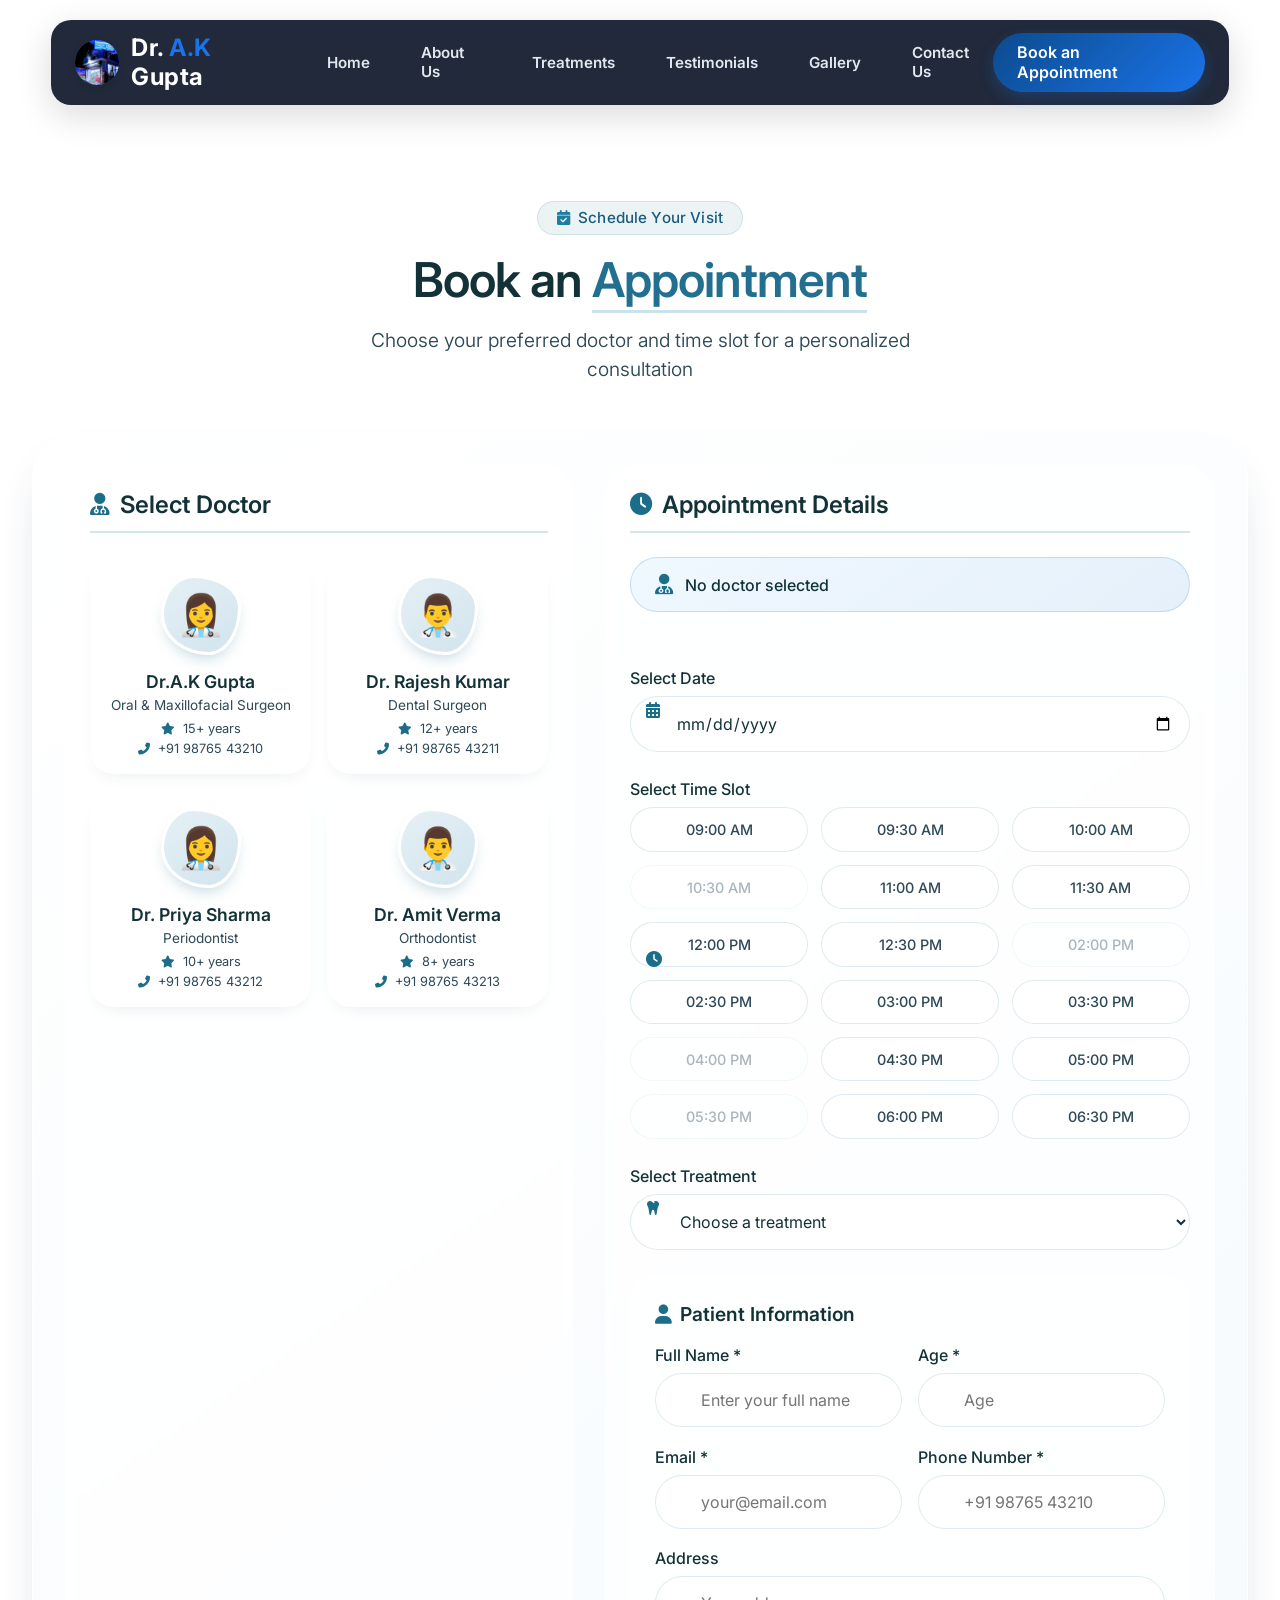
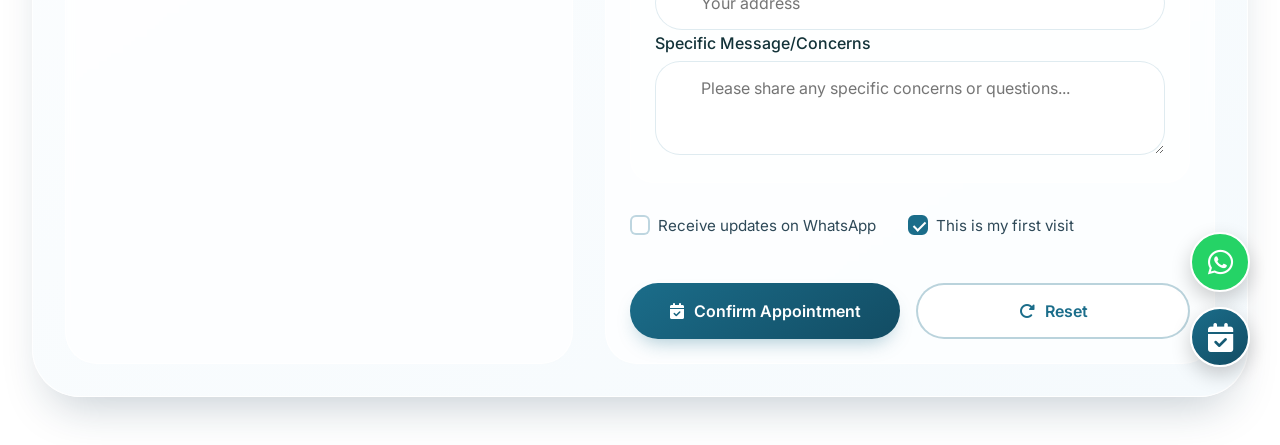
<file: appointment.html>
<!DOCTYPE html>
<html lang="en">
<head>
  <meta charset="UTF-8">
  <meta name="viewport" content="width=device-width, initial-scale=1.0">
  <title>Book Appointment | Dr.A.K Gupta</title>
  <!-- Fonts & Icons -->
  <link rel="preconnect" href="https://fonts.googleapis.com">
  <link rel="preconnect" href="https://fonts.gstatic.com" crossorigin>
  <link href="https://fonts.googleapis.com/css2?family=Inter:opsz,wght@14..32,300..600&display=swap" rel="stylesheet">
  <link rel="stylesheet" href="https://cdnjs.cloudflare.com/ajax/libs/font-awesome/6.0.0-beta3/css/all.min.css">
  <link href="https://fonts.googleapis.com/css2?family=Inter:opsz,wght@14..32,300..600&display=swap" rel="stylesheet">
  <link rel="stylesheet" href="https://cdnjs.cloudflare.com/ajax/libs/font-awesome/6.0.0-beta3/css/all.min.css">
  <link href="https://fonts.googleapis.com/css2?family=Inter:wght@400;500;600&display=swap" rel="stylesheet">
  <link href="https://fonts.googleapis.com/css2?family=Inter:wght@300;400;500;600;700&display=swap" rel="stylesheet">
  <link rel="stylesheet" href="https://cdnjs.cloudflare.com/ajax/libs/font-awesome/6.5.0/css/all.min.css">
  
  <!-- CSS Files -->
  <link rel="stylesheet" href="stats.css">
  <link rel="stylesheet" href="appointment.css">
</head>
<body>
  <header class="main-header">
  <style>
    
/* --- General Animations --- */
.animate-on-scroll {
    opacity: 0;
    transform: translateY(40px);
    transition: opacity 0.8s ease-out, transform 0.8s ease-out;
}

.animate-on-scroll.visible {
    opacity: 1;
    transform: translateY(0);
}



@keyframes fadeEffect {
    from {opacity: 0.4;}
    to {opacity: 1;}
}

/* --- Navigation --- */
header {
    display: flex;
    justify-content: space-between;
    align-items: center;
    padding: 1rem 5%;
    background-color: #ffffff;
    box-shadow: 0 2px 10px rgba(0,0,0,0.05);
    position: sticky;
    top: 0;
    z-index: 1000;
}

.logo {
    font-size: 1.4rem;
    font-weight: 700;
    color: #0c4b8e;
}

.nav-links {
    display: flex;
    align-items: center;
}

.nav-links a {
    text-decoration: none;
    color: var(--text-dark);
    margin-left: 2rem;
    font-weight: 500;
    font-size: 0.95rem;
    transition: color 0.3s;
}

.nav-links a:hover {
    color: #1a73e8;
}
.menu-toggle {
    display: none;
    font-size: 1.8rem;
    color: white;
    cursor: pointer;
}
.btn-header {
    width: 30%;
    background-color: #1a73e8;
    color: white;
    padding: 0.7rem 1.4rem;
    border: none;
    border-radius: 4px;
    font-weight: 600;
    cursor: pointer;
    transition: background-color 0.3s;
    margin-left: 2rem;
}

.btn-header:hover {
    background-color: #0c4b8e;
}
/* --- Premium Dark Floating Pill Header --- */
.main-header {
    display: flex;
    justify-content: space-between;
    align-items: center;
    
    /* Bulgy, Soft Pill Shape */
    padding: 0.8rem 1.5rem; 
    margin: 20px 4%; 
    border-radius: 20px; 
    
    /* The "Little Dark" Glass Effect (Deep Navy/Slate) */
    background-color: rgba(15, 23, 42, 0.92);
    backdrop-filter: blur(12px); 
    -webkit-backdrop-filter: blur(12px);
    box-shadow: 0 10px 35px rgba(0,0,0,0.15); 
    
    position: sticky;
    top: 20px; 
    z-index: 1000;
    animation: headerSlideDown 0.8s ease-out forwards;
}

@keyframes headerSlideDown {
    from { transform: translateY(-120%); opacity: 0; }
    to { transform: translateY(0); opacity: 1; }
}

/* Logo Layout */
.logo-container { display: flex; align-items: center; gap: 12px; text-decoration: none; }
.logo-img-box { width: 45px; height: 45px; background-color: #1a73e8; border-radius: 50%; display: flex; align-items: center; justify-content: center; color: white; font-size: 0.75rem; font-weight: 700; overflow: hidden; box-shadow: 0 4px 10px rgba(0,0,0,0.1); }
.logo-img-box img { width: 100%; height: 100%; object-fit: cover; }

/* White text so it pops against the dark header */
.logo-text { font-size: 1.5rem; font-weight: 700; color: #ffffff; letter-spacing: 0.5px; }
.logo-text span { color: #1a73e8; }

/* Center Navigation - Reduced Gap */
.main-header .nav-links {
    display: flex;
    align-items: center;
    gap: 0.2rem; /* Much tighter gap between items */
}

/* The visible dots */
.nav-dot { 
    color: #475569; /* Subtle dark grey dot */
    font-size: 1.2rem; 
    user-select: none; 
    margin: 0 0.3rem; 
}

.main-header .nav-item {
    text-decoration: none;
    color: #e2e8f0; /* Light grey text */
    font-weight: 600;
    font-size: 0.95rem;
    position: relative;
    padding: 0.3rem 0.5rem;
    display: inline-block; 
    transition: transform 0.3s cubic-bezier(0.175, 0.885, 0.32, 1.275), color 0.3s ease;
}

/* Hover: Scale up & turn white */
.main-header .nav-item:hover { 
    color: #ffffff; 
    transform: scale(1.12); 
}

/* Hover: Growing Underline */
.main-header .nav-item::after {
    content: ''; position: absolute; bottom: -2px; left: 0; width: 0%; height: 2px;
    background-color: #1a73e8;; transition: width 0.3s ease; border-radius: 2px;
}
.main-header .nav-item:hover::after { width: 100%; }

/* Right Action: Phone Button */
.header-actions { display: flex; align-items: center; }

.phone-btn-home {
    background: linear-gradient(135deg, #0c4b8e 0%, #1a73e8 100%);
    color: white !important;
    padding: 0.6rem 1.5rem;
    border-radius: 50px;
    font-weight: 600;
    text-decoration: none;
    display: flex;
    align-items: center;
    gap: 8px;
    position: relative;
    overflow: hidden;
    box-shadow: 0 6px 15px rgba(26, 115, 232, 0.25);
    transition: transform 0.3s ease, box-shadow 0.3s ease;
}
.phone-btn {
    background: linear-gradient(135deg, #0c4b8e 0%, #1a73e8 100%);
    color: white !important;
    padding: 0.6rem 1.5rem;
    border-radius: 50px;
    font-weight: 600;
    text-decoration: none;
    display: flex;
    align-items: center;
    gap: 8px;
    position: relative;
    overflow: hidden;
    box-shadow: 0 6px 15px rgba(26, 115, 232, 0.25);
    transition: transform 0.3s ease, box-shadow 0.3s ease;
}

.phone-btn:hover {
    transform: translateY(-2px);
    box-shadow: 0 8px 20px rgba(26, 115, 232, 0.35);
}

/* Sweeping shine effect for the phone button */
.phone-btn::before {
    content: ''; position: absolute; top: 0; left: -100%; width: 50%; height: 100%;
    background: linear-gradient(to right, rgba(255,255,255,0) 0%, rgba(255,255,255,0.3) 50%, rgba(255,255,255,0) 100%);
    transform: skewX(-25deg); animation: shineSweep 3s infinite;
}

.phone-icon { font-size: 1.1rem; }
/* --- Animated CTA Button --- */
.animated-btn {
    background: linear-gradient(135deg, #0c4b8e 0%, #1a73e8 100%);
    color: white !important;
    padding: 0.75rem 1.8rem;
    border-radius: 50px;
    font-weight: 600;
    text-decoration: none;
    display: flex;
    align-items: center;
    gap: 8px;
    position: relative;
    overflow: hidden;
    box-shadow: 0 6px 15px rgba(26, 115, 232, 0.25);
    transition: transform 0.3s ease, box-shadow 0.3s ease;
    margin-left: 1rem;
}

.animated-btn .arrow {
    transition: transform 0.3s ease;
}

/* Button lifts up and arrow slides right on hover */
.animated-btn:hover {
    transform: translateY(-2px);
    box-shadow: 0 8px 20px rgba(26, 115, 232, 0.35);
}

.animated-btn:hover .arrow {
    transform: translateX(4px);
}

/* The continuous sweeping shine effect */
.animated-btn::before {
    content: '';
    position: absolute;
    top: 0;
    left: -100%;
    width: 50%;
    height: 100%;
    background: linear-gradient(to right, rgba(255,255,255,0) 0%, rgba(255,255,255,0.3) 50%, rgba(255,255,255,0) 100%);
    transform: skewX(-25deg);
    animation: shineSweep 3s infinite; /* Shines every 3 seconds */
}

@keyframes shineSweep {
    0% { left: -100%; }
    20% { left: 200%; }
    100% { left: 200%; }
}
  </style>
    <div class="header-top">
        <a href="index.html" class="logo-container">
            <div class="logo-img-box"><img src="outside.png"></div>
            <div class="logo-text">Dr.<span> A.K </span> Gupta</div>
        </a>

        <!-- MENU ICON MUST BE HERE -->
        <div class="menu-toggle" id="menu-toggle">☰</div>
    </div>

    <!-- Navigation -->
    <nav class="nav-links" id="nav-links">
        <a href="index.html" class="nav-item">Home</a>
        <a href="index.html#about-us" class="nav-item">About Us</a>
        <a href="index.html#primary-treatments" class="nav-item">Treatments</a>
        <a href="index.html#testimonials" class="nav-item">Testimonials</a>
        <a href="index.html#gallery" class="nav-item">Gallery</a>
        <a href="index.html#contact" class="nav-item">Contact Us</a>
    </nav>

    <!-- Button always below -->
    <div class="header-actions">
        <a href="appointment.html" class="phone-btn">
            Book an Appointment
        </a>
    </div>

</header>
  <!-- APPOINTMENT PAGE CONTENT -->
  <div class="appointment-page">
    
    <!-- Page Header -->
    <div class="appointment-header">
      <div class="appointment-badge">
        <i class="fas fa-calendar-check"></i>
        <span>Schedule Your Visit</span>
      </div>
      <h1 class="appointment-title">Book an <span>Appointment</span></h1>
      <p class="appointment-subtitle">
        Choose your preferred doctor and time slot for a personalized consultation
      </p>
    </div>

    <!-- Main Appointment Container -->
    <div class="appointment-container">
      
      <!-- Left Side - Doctor Selection -->
      <div class="doctors-section">
        <h2 class="section-title">
          <i class="fas fa-user-md"></i>
          Select Doctor
        </h2>
        
        <div class="doctors-grid">
          
          <!-- Doctor 1 - Dr. Saumya Bhatia -->
          <div class="doctor-card" data-doctor-id="1">
            <div class="doctor-card-inner">
              <div class="doctor-image">
                <div class="doctor-avatar"></div>
              </div>
              <div class="doctor-info">
                <h3 class="doctor-name">Dr.A.K Gupta</h3>
                <p class="doctor-specialty">Oral & Maxillofacial Surgeon</p>
                <div class="doctor-details">
                  <span class="doctor-exp"><i class="fas fa-star"></i> 15+ years</span>
                  <span class="doctor-contact"><i class="fas fa-phone-alt"></i> +91 98765 43210</span>
                </div>
              </div>
              <div class="doctor-select">
                <i class="fas fa-check-circle"></i>
              </div>
            </div>
          </div>
          
          <!-- Doctor 2 - Dr. Rajesh Kumar -->
          <div class="doctor-card" data-doctor-id="2">
            <div class="doctor-card-inner">
              <div class="doctor-image">
                <div class="doctor-avatar male"></div>
              </div>
              <div class="doctor-info">
                <h3 class="doctor-name">Dr. Rajesh Kumar</h3>
                <p class="doctor-specialty">Dental Surgeon</p>
                <div class="doctor-details">
                  <span class="doctor-exp"><i class="fas fa-star"></i> 12+ years</span>
                  <span class="doctor-contact"><i class="fas fa-phone-alt"></i> +91 98765 43211</span>
                </div>
              </div>
              <div class="doctor-select">
                <i class="fas fa-check-circle"></i>
              </div>
            </div>
          </div>
          
          <!-- Doctor 3 - Dr. Priya Sharma -->
          <div class="doctor-card" data-doctor-id="3">
            <div class="doctor-card-inner">
              <div class="doctor-image">
                <div class="doctor-avatar female"></div>
              </div>
              <div class="doctor-info">
                <h3 class="doctor-name">Dr. Priya Sharma</h3>
                <p class="doctor-specialty">Periodontist</p>
                <div class="doctor-details">
                  <span class="doctor-exp"><i class="fas fa-star"></i> 10+ years</span>
                  <span class="doctor-contact"><i class="fas fa-phone-alt"></i> +91 98765 43212</span>
                </div>
              </div>
              <div class="doctor-select">
                <i class="fas fa-check-circle"></i>
              </div>
            </div>
          </div>
          
          <!-- Doctor 4 - Dr. Amit Verma -->
          <div class="doctor-card" data-doctor-id="4">
            <div class="doctor-card-inner">
              <div class="doctor-image">
                <div class="doctor-avatar male"></div>
              </div>
              <div class="doctor-info">
                <h3 class="doctor-name">Dr. Amit Verma</h3>
                <p class="doctor-specialty">Orthodontist</p>
                <div class="doctor-details">
                  <span class="doctor-exp"><i class="fas fa-star"></i> 8+ years</span>
                  <span class="doctor-contact"><i class="fas fa-phone-alt"></i> +91 98765 43213</span>
                </div>
              </div>
              <div class="doctor-select">
                <i class="fas fa-check-circle"></i>
              </div>
            </div>
          </div>
          
        </div>
      </div>
      
      <!-- Right Side - Booking Form -->
      <div class="booking-section">
        <h2 class="section-title">
          <i class="fas fa-clock"></i>
          Appointment Details
        </h2>
        
        <form id="appointmentForm" class="booking-form">
          
          <!-- Selected Doctor Display -->
          <div class="selected-doctor-display" id="selectedDoctorDisplay">
            <i class="fas fa-user-md"></i>
            <span>No doctor selected</span>
          </div>
          
          <!-- Date Selection -->
          <div class="form-group">
            <label for="appointmentDate">
              <i class="fas fa-calendar-alt"></i>
              Select Date
            </label>
            <input type="date" id="appointmentDate" class="form-control" min="2026-03-07" required>
          </div>
          
          <!-- Time Slot Selection -->
          <div class="form-group">
            <label>
              <i class="fas fa-clock"></i>
              Select Time Slot
            </label>
            <div class="time-slots" id="timeSlots">
              <!-- Time slots will be populated by JavaScript -->
            </div>
          </div>
          
          <!-- Treatment Selection -->
          <div class="form-group">
            <label for="treatment">
              <i class="fas fa-tooth"></i>
              Select Treatment
            </label>
            <select id="treatment" class="form-control" required>
              <option value="" disabled selected>Choose a treatment</option>
              <option value="dental-implants">Dental Implants</option>
              <option value="wisdom-teeth">Wisdom Teeth Removal</option>
              <option value="jaw-surgery">Jaw Surgery</option>
              <option value="root-canal">Root Canal Treatment</option>
              <option value="teeth-whitening">Teeth Whitening</option>
              <option value="braces">Braces/Orthodontics</option>
              <option value="gum-treatment">Gum Disease Treatment</option>
              <option value="consultation">General Consultation</option>
            </select>
          </div>
          
          <!-- Patient Information -->
          <div class="patient-info-section">
            <h3 class="subsection-title">
              <i class="fas fa-user"></i>
              Patient Information
            </h3>
            
            <div class="form-row">
              <div class="form-group">
                <label for="patientName">Full Name *</label>
                <input type="text" id="patientName" class="form-control" placeholder="Enter your full name" required>
              </div>
              
              <div class="form-group">
                <label for="patientAge">Age *</label>
                <input type="number" id="patientAge" class="form-control" placeholder="Age" min="1" max="120" required>
              </div>
            </div>
            
            <div class="form-row">
              <div class="form-group">
                <label for="patientEmail">Email *</label>
                <input type="email" id="patientEmail" class="form-control" placeholder="your@email.com" required>
              </div>
              
              <div class="form-group">
                <label for="patientPhone">Phone Number *</label>
                <input type="tel" id="patientPhone" class="form-control" placeholder="+91 98765 43210" required>
              </div>
            </div>
            
            <div class="form-group">
              <label for="patientAddress">Address</label>
              <input type="text" id="patientAddress" class="form-control" placeholder="Your address">
            </div>
            
            <div class="form-group">
              <label for="patientMessage">Specific Message/Concerns</label>
              <textarea id="patientMessage" class="form-control" rows="3" placeholder="Please share any specific concerns or questions..."></textarea>
            </div>
          </div>
          
          <!-- Additional Options -->
          <div class="form-options">
            <label class="checkbox-label">
              <input type="checkbox" id="whatsappUpdates">
              <span class="checkbox-custom"></span>
              Receive updates on WhatsApp
            </label>
            
            <label class="checkbox-label">
              <input type="checkbox" id="firstVisit" checked>
              <span class="checkbox-custom"></span>
              This is my first visit
            </label>
          </div>
          
          <!-- Submit Button -->
          <div class="form-actions">
            <button type="submit" class="submit-btn">
              <i class="fas fa-calendar-check"></i>
              Confirm Appointment
            </button>
            <button type="button" class="reset-btn" id="resetForm">
              <i class="fas fa-redo-alt"></i>
              Reset
            </button>
          </div>
          
        </form>
      </div>
      
    </div>
    
   <!-- FLOATING ACTION BUTTONS -->
<div class="floating-buttons">
  <a href="https://api.whatsapp.com/send/?phone=919555998900&text&type=phone_number&app_absent=0" class="floating-btn whatsapp-float" target="_blank">
    <i class="fab fa-whatsapp"></i>
    <span class="floating-tooltip">Chat on WhatsApp</span>
  </a>
  <a href="appointment.html" class="floating-btn book-float">
    <i class="fas fa-calendar-check"></i>
    <span class="floating-tooltip">Book Appointment</span>
  </a>
</div>
<script>
const menuToggle = document.getElementById("menu-toggle");
const navLinks = document.getElementById("nav-links");

menuToggle.addEventListener("click", function() {
    navLinks.classList.toggle("active");
});

document.getElementById("menu-toggle").addEventListener("click", function() {
    document.getElementById("nav-links").classList.toggle("active");
});
document.addEventListener("DOMContentLoaded", function() {

    const menuBtn = document.getElementById("menu-toggle");
    const navMenu = document.getElementById("nav-links");

    menuBtn.addEventListener("click", function() {
        navMenu.classList.toggle("active");
    });

});
</script>

  <!-- JavaScript Files -->
  <script src="stats.js"></script>
  <script src="appointment.js"></script>
</body>
</html>
</file>
<file: stats.css>
*{
margin:0;
padding:0;
box-sizing:border-box;
font-family:'Inter',sans-serif;
}
html,body{
width:100%;
overflow-x:hidden;
}

.stats-section {
  max-width: 1280px;
  margin: -1rem auto 4rem auto;  /* Negative margin pulls it up to connect */
  padding: 0 1.5rem;
  font-family: 'Inter', system-ui, -apple-system, sans-serif;
  position: relative;
  z-index: 2;
}

.stats-grid {
  display: flex;
  flex-wrap: wrap;
  justify-content: space-between;
  align-items: center;
  gap: 2rem 1.5rem;
  background: white;
  border-radius: 2rem;
  padding: 2.5rem 2.5rem;
  box-shadow: 0 25px 40px -18px rgba(18, 52, 77, 0.25);
  border: 1px solid rgba(255, 255, 255, 0.9);
  position: relative;
  transform: translateY(-10px);  /* Creates overlap effect */
  transition: box-shadow 0.3s ease, transform 0.3s ease;
}

.stats-grid:hover {
  box-shadow: 0 30px 45px -15px rgba(26, 82, 108, 0.3);
}

/* Add connecting gradient line */
.stats-grid::before {
  content: '';
  position: absolute;
  top: -20px;
  left: 10%;
  width: 80%;
  height: 20px;
  background: linear-gradient(to bottom, rgba(255,255,255,0) 0%, rgba(248,252,255,0.8) 50%, white 100%);
  pointer-events: none;
  z-index: -1;
}

/* individual stat card */
.stat-card {
  flex: 1 1 180px;
  min-width: 160px;
  text-align: center;
  padding: 1.8rem 1rem;
  border-radius: 1.8rem;
  background: linear-gradient(145deg, #f8fcff, #f0f6fa);
  transition: all 0.3s cubic-bezier(0.2, 0.9, 0.3, 1.1);
  border: 1px solid rgba(255, 255, 255, 0.8);
  position: relative;
  overflow: hidden;
  box-shadow: 0 8px 20px -12px rgba(18, 52, 77, 0.15);
}

.stat-card::before {
  content: '';
  position: absolute;
  top: 0;
  left: -100%;
  width: 100%;
  height: 100%;
  background: linear-gradient(90deg, transparent, rgba(255,255,255,0.6), transparent);
  transition: left 0.6s ease;
  pointer-events: none;
}

.stat-card:hover {
  transform: translateY(-6px) scale(1.02);
  background: white;
  border-color: rgba(42, 121, 154, 0.3);
  box-shadow: 0 20px 25px -12px rgba(31, 95, 122, 0.25);
}

.stat-card:hover::before {
  left: 100%;
}

/* stat number */
.stat-number {
  font-size: clamp(2.5rem, 5vw, 3.8rem);
  font-weight: 650;
  line-height: 1.1;
  color: #1b6d8a;
  letter-spacing: -0.02em;
  margin-bottom: 0.3rem;
  transition: all 0.2s;
  display: inline-block;
  position: relative;
}

.stat-card:hover .stat-number {
  color: #0f5e7c;
  text-shadow: 0 5px 12px rgba(36, 122, 161, 0.15);
}

/* plus signs */
.stat-number[data-target="15"]::after,
.stat-number[data-target="2000"]::after,
.stat-number[data-target="500"]::after,
.stat-number[data-target="10"]::after {
  content: '+';
  font-size: 2rem;
  font-weight: 600;
  margin-left: 3px;
  color: #2e829c;
  display: inline-block;
  transition: transform 0.2s;
}

.stat-card:hover .stat-number::after {
  color: #1f7a9c;
  transform: translateX(3px);
}

/* stat label */
.stat-label {
  font-size: 1.1rem;
  font-weight: 500;
  color: #1e4d62;
  margin-bottom: 1rem;
  letter-spacing: 0.01em;
  transition: color 0.2s;
}

.stat-card:hover .stat-label {
  color: #0f4057;
}

/* stat icon */
.stat-icon {
  display: inline-flex;
  align-items: center;
  justify-content: center;
  width: 52px;
  height: 52px;
  background: white;
  border-radius: 50%;
  margin: 0 auto;
  transition: all 0.3s ease;
  border: 1px solid rgba(42, 121, 154, 0.15);
  box-shadow: 0 6px 12px -6px rgba(31, 95, 122, 0.2);
}

.stat-icon i {
  font-size: 1.6rem;
  color: #1b6d8a;
  transition: all 0.3s;
}

.stat-card:hover .stat-icon {
  background: #1b6d8a;
  transform: scale(1.1) rotate(5deg);
  border-color: transparent;
  box-shadow: 0 10px 18px -8px #1b6d8a;
}

.stat-card:hover .stat-icon i {
  color: white;
  transform: scale(1.1);
}

/* responsive */
@media (max-width: 750px) {
  .stats-section {
    margin-top: 0;  /* Reset negative margin on mobile */
    padding: 0 1rem;
  }
  
  .stats-grid {
    padding: 2rem 1.5rem;
    gap: 1.5rem;
    border-radius: 1.8rem;
    transform: translateY(0);  /* Remove overlap on mobile */
  }
  
  .stats-grid::before {
    display: none;  /* Hide gradient line on mobile */
  }
  
  .stat-card {
    min-width: 140px;
    padding: 1.5rem 0.8rem;
  }
  
  .stat-number {
    font-size: 2.5rem;
  }
  
  .stat-number::after {
    font-size: 1.5rem;
  }
  
  .stat-label {
    font-size: 1rem;
  }
  
  .stat-icon {
    width: 46px;
    height: 46px;
  }
  
  .stat-icon i {
    font-size: 1.4rem;
  }
}

@media (max-width: 450px) {
  .stats-section {
    padding: 0 0.8rem;
  }
  
  .stats-grid {
    padding: 1.5rem 1rem;
  }
  
  .stat-card {
    flex: 1 1 100%;
    max-width: 220px;
    margin: 0 auto;
  }
}
/* ========== about-section.css ========== */
/* About section - connects hero and stats */

.about-section {
  max-width: 1280px;
  margin: 1rem auto 2rem auto;
  padding: 0 1.5rem;
  font-family: 'Inter', system-ui, -apple-system, sans-serif;
  position: relative;
  z-index: 2;
}

.about-container {
  display: flex;
  flex-wrap: wrap;
  align-items: center;
  gap: 3rem 2.5rem;
  background: linear-gradient(135deg, #ffffff 0%, #f5fafd 100%);
  border-radius: 2.5rem;
  padding: 3rem 3rem;
  box-shadow: 0 25px 40px -18px rgba(18, 52, 77, 0.2);
  border: 1px solid rgba(255, 255, 255, 0.9);
  transition: all 0.3s ease;
}

.about-container:hover {
  box-shadow: 0 30px 50px -18px rgba(26, 82, 108, 0.3);
}

/* Left side - Image */
.about-image-wrapper {
  flex: 0 0 300px;
  min-width: 250px;
  display: flex;
  flex-direction: column;
  align-items: center;
  gap: 1.2rem;
}

.about-image-frame {
  background: linear-gradient(145deg, #e5f0f5, #d2e4ee);
  border-radius: 40% 60% 40% 60% / 50% 40% 60% 50%;
  padding: 0.8rem;
  box-shadow: 0 30px 30px -15px rgba(31, 83, 105, 0.3);
  border: 2px solid rgba(255,255,255,0.8);
  width: 100%;
  max-width: 300px;
  transition: all 0.4s ease;
}

.about-image-frame:hover {
  border-radius: 45% 55% 45% 55% / 50% 45% 55% 50%;
  box-shadow: 0 35px 35px -15px #1d607b;
  transform: scale(1.02);
}

.about-doctor-img {
  display: block;
  width: 100%;
  height: 400px;
  aspect-ratio: 1 / 1.1;
  background: linear-gradient(145deg, #c5dbe8, #d7ecf5);
  border-radius: 40% 60% 40% 60% / 50% 40% 60% 50%;
  position: relative;
  color: #19556b;
  background-image: url("main.png");
  background-size: cover;
  background-position: center;
  background-repeat: no-repeat;
  transition: all 0.3s;
}

.about-doctor-img::before {
  font-size: 6rem;
  line-height: 1;
  filter: drop-shadow(2px 8px 12px rgba(35, 85, 110, 0.2));
  margin-bottom: 0.5rem;
  transition: all 0.2s;
}

.about-doctor-img:hover::before {
  filter: drop-shadow(4px 12px 16px rgba(26, 80, 105, 0.3));
  transform: scale(1.02);
}

.about-doctor-img::after {
  content: "Dr.A.K Gupta";
  position: absolute;
  bottom: 12px;
  left: 0;
  right: 0;
  text-align: center;
  font-weight: 550;
  font-size: 1.2rem;
  color: #113946;
  background: rgba(255, 255, 255, 0.7);
  backdrop-filter: blur(4px);
  padding: 0.5rem 1rem;
  width: fit-content;
  margin: 0 auto;
  border-radius: 60px;
  white-space: nowrap;
  border: 1px solid white;
  letter-spacing: 0.3px;
  transition: all 0.2s;
}

.about-doctor-img:hover::after {
  background: rgba(255, 255, 255, 0.9);
  color: #09303e;
  letter-spacing: 0.5px;
}

.about-specialty-badge {
  background: rgba(255, 255, 255, 0.7);
  backdrop-filter: blur(8px);
  padding: 0.5rem 1.5rem;
  border-radius: 60px;
  font-weight: 500;
  color: #184e67;
  font-size: 1rem;
  display: inline-flex;
  align-items: center;
  gap: 8px;
  border: 1px solid rgba(120, 180, 210, 0.3);
  transition: all 0.2s;
}

.about-specialty-badge i {
  color: #1d7e9f;
  transition: transform 0.2s;
}

.about-specialty-badge:hover {
  background: rgba(255, 255, 255, 0.95);
  transform: translateY(-2px);
  border-color: rgba(44, 130, 170, 0.6);
}

.about-specialty-badge:hover i {
  transform: rotate(8deg) scale(1.1);
}

/* Right side - Content */
.about-content {
  flex: 1 1 500px;
}

.about-badge {
  display: inline-flex;
  align-items: center;
  background: rgba(20, 98, 120, 0.08);
  color: #1a5c7e;
  font-weight: 500;
  font-size: 0.95rem;
  padding: 0.4rem 1.2rem;
  border-radius: 40px;
  letter-spacing: 0.01em;
  margin-bottom: 1.2rem;
  border: 1px solid rgba(42, 121, 154, 0.15);
  backdrop-filter: blur(2px);
  transition: all 0.2s;
}

.about-badge:hover {
  background: rgba(30, 112, 148, 0.15);
  transform: scale(1.02) translateY(-1px);
  border-color: rgba(42, 121, 154, 0.3);
}

.about-badge i {
  margin-right: 6px;
  color: #1d7e9f;
}

.about-title {
  font-size: clamp(2.2rem, 4vw, 3rem);
  font-weight: 600;
  line-height: 1.2;
  letter-spacing: -0.02em;
  color: #123238;
  margin: 0 0 0.8rem 0;
  transition: color 0.2s;
}

.about-title:hover {
  color: #1b6d8f;
}

.about-description {
  font-size: 1.1rem;
  line-height: 1.6;
  color: #2e4958;
  margin-bottom: 1.2rem;
  font-weight: 350;
  transition: color 0.2s;
}

.about-description.second {
  margin-bottom: 2rem;
}

.about-description:hover {
  color: #1e3e4f;
}

/* Credentials */
.about-credentials {
  display: flex;
  flex-direction: column;
  gap: 0.8rem;
  margin-bottom: 2.2rem;
  background: rgba(255, 255, 255, 0.5);
  padding: 1.5rem 1.8rem;
  border-radius: 1.8rem;
  backdrop-filter: blur(4px);
  border: 1px solid rgba(255, 255, 255, 0.6);
}

.credential-item {
  display: flex;
  align-items: center;
  gap: 1rem;
  font-size: 1rem;
  color: #1b4b61;
  font-weight: 450;
  transition: all 0.2s;
}

.credential-item:hover {
  transform: translateX(5px);
  color: #0f4057;
}

.credential-item i {
  font-size: 1.2rem;
  color: #2e829c;
  background: rgba(255, 255, 255, 0.7);
  border-radius: 50%;
  width: 32px;
  height: 32px;
  display: inline-flex;
  align-items: center;
  justify-content: center;
  box-shadow: 0 4px 8px rgba(0, 30, 40, 0.04);
  transition: all 0.2s;
}

.credential-item:hover i {
  background: white;
  color: #1f7a9c;
  transform: scale(1.12);
  box-shadow: 0 8px 14px -6px rgba(30, 100, 130, 0.25);
}

/* CTA Buttons */
.about-cta {
  display: flex;
  flex-wrap: wrap;
  align-items: center;
  gap: 1.2rem;
}

.about-btn-primary {
  background: #1b6d8a;
  color: white;
  border: none;
  padding: 1rem 2rem;
  border-radius: 50px;
  font-weight: 550;
  font-size: 1.1rem;
  display: inline-flex;
  align-items: center;
  gap: 12px;
  box-shadow: 0 10px 18px -8px rgba(24, 98, 120, 0.4);
  transition: all 0.25s cubic-bezier(0.2, 0.9, 0.3, 1.1);
  text-decoration: none;
  border: 1px solid rgba(255, 255, 255, 0.2);
  letter-spacing: 0.3px;
  cursor: pointer;
}

.about-btn-primary i {
  font-size: 1.1rem;
  transition: transform 0.2s;
}

.about-btn-primary:hover {
  background: #0f5e7c;
  box-shadow: 0 18px 25px -10px #145d7a;
  transform: scale(1.02) translateY(-2px);
}

.about-btn-primary:hover i {
  transform: translateX(3px) rotate(5deg);
}

.about-btn-outline {
  background: transparent;
  border: 1.5px solid #29738f;
  color: #1a5c74;
  padding: 0.9rem 2rem;
  border-radius: 50px;
  font-weight: 520;
  font-size: 1.05rem;
  display: inline-flex;
  align-items: center;
  gap: 10px;
  transition: all 0.2s ease;
  text-decoration: none;
  backdrop-filter: blur(4px);
}

.about-btn-outline i {
  font-size: 1rem;
  transition: transform 0.2s;
}

.about-btn-outline:hover {
  background: rgba(42, 111, 140, 0.08);
  border-color: #1a75a0;
  transform: scale(1.01) translateY(-1px);
  box-shadow: 0 8px 14px -8px #1a5c7e55;
}

.about-btn-outline:hover i {
  transform: translateY(-1px) scale(1.1);
  color: #1a6c8f;
}

/* Responsive */
@media (max-width: 850px) {
  .about-container {
    padding: 2.5rem 2rem;
    text-align: center;
    justify-content: center;
  }
  
  .about-content {
    text-align: center;
  }
  
  .about-badge {
    margin-left: auto;
    margin-right: auto;
  }
  
  .about-credentials {
    align-items: flex-start;
    text-align: left;
  }
  
  .about-cta {
    justify-content: center;
  }
}

@media (max-width: 550px) {
  .about-section {
    padding: 0 1rem;
  }
  
  .about-container {
    padding: 2rem 1.5rem;
    border-radius: 2rem;
  }
  
  .about-credentials {
    padding: 1.2rem;
  }
  
  .about-btn-primary, .about-btn-outline {
    width: 100%;
    justify-content: center;
  }
  
  .about-doctor-img::after {
    font-size: 1rem;
    white-space: normal;
    width: 90%;
  }
}
/* ========== treatments-section.css ========== */
/* Primary treatments with hover effects */

.treatments-section {
  max-width: 1280px;
  margin: 3rem auto 3rem auto;
  padding: 0 1.5rem;
  font-family: 'Inter', system-ui, -apple-system, sans-serif;
}

/* Header */
.treatments-header {
  text-align: center;
  margin-bottom: 3rem;
}

.treatments-badge {
  display: inline-flex;
  align-items: center;
  background: rgba(20, 98, 120, 0.08);
  color: #1a5c7e;
  font-weight: 500;
  font-size: 0.95rem;
  padding: 0.4rem 1.2rem;
  border-radius: 40px;
  letter-spacing: 0.01em;
  margin-bottom: 1rem;
  border: 1px solid rgba(42, 121, 154, 0.15);
  backdrop-filter: blur(2px);
  transition: all 0.2s;
}

.treatments-badge:hover {
  background: rgba(30, 112, 148, 0.15);
  transform: scale(1.02) translateY(-1px);
  border-color: rgba(42, 121, 154, 0.3);
}

.treatments-badge i {
  margin-right: 8px;
  color: #1d7e9f;
}

.treatments-title {
  font-size: clamp(2.2rem, 4vw, 3rem);
  font-weight: 600;
  line-height: 1.2;
  letter-spacing: -0.02em;
  color: #123238;
  margin: 0 0 0.8rem 0;
}

.treatments-title span {
  color: #226f8f;
  border-bottom: 3px solid rgba(44, 130, 170, 0.25);
  display: inline-block;
  padding-bottom: 2px;
  transition: border-color 0.2s, color 0.2s;
}

.treatments-title:hover span {
  border-bottom-color: rgba(33, 112, 153, 0.6);
  color: #1b6d8f;
}

.treatments-subtitle {
  font-size: 1.2rem;
  line-height: 1.5;
  color: #2e4958;
  max-width: 600px;
  margin: 0 auto;
  font-weight: 350;
}

/* Grid */
.treatments-grid {
  display: grid;
  grid-template-columns: repeat(3, 1fr);
  gap: 2rem;
  margin-bottom: 3rem;
}

/* Treatment Card */
.treatment-card {
  border-radius: 2rem;
  overflow: hidden;
  background: linear-gradient(145deg, #f8fcff, #f0f6fa);
  box-shadow: 0 15px 30px -12px rgba(18, 52, 77, 0.15);
  transition: all 0.3s cubic-bezier(0.2, 0.9, 0.3, 1.1);
  border: 1px solid rgba(255, 255, 255, 0.8);
  aspect-ratio: 1 / 1.1;
  position: relative;
}

.treatment-card:hover {
  transform: translateY(-10px) scale(1.02);
  box-shadow: 0 25px 40px -15px #7c7c7c;
}

.treatment-image {
  width: 100%;
  height: 100%;
  background-size: cover;
  background-position: center;
  position: relative;
  transition: transform 0.5s ease;
}

.treatment-card:hover .treatment-image {
  transform: scale(1.05);
}

/* Overlay - becomes visible on hover */
.treatment-overlay {
  position: absolute;
  top: 0;
  left: 0;
  width: 100%;
  height: 100%;
  background: rgba(18, 50, 60, 0.85);
  backdrop-filter: blur(2px);
  display: flex;
  align-items: center;
  justify-content: center;
  opacity: 0;
  transition: opacity 0.4s ease;
  padding: 1.5rem;
}

.treatment-card:hover .treatment-overlay {
  opacity: 1;
}

/* On hover, image visibility decreases via the overlay */
.treatment-card:hover .treatment-image {
  filter: brightness(0.7);
}

.treatment-content {
  text-align: center;
  color: white;
  transform: translateY(20px);
  transition: transform 0.4s ease;
  width: 100%;
  padding: 0 1rem;  /* ADD THIS - adds padding on both sides */
  box-sizing: border-box;  /* ADD THIS - ensures padding is included in width */
  word-wrap: break-word;
}

.treatment-card:hover .treatment-content {
  transform: translateY(0);
}

.treatment-name {
  font-size: 1.5rem;
  font-weight: 600;
  margin-bottom: 0.8rem;
  padding-right: 10px;
  color: white;
  border-bottom: 2px solid rgba(246, 241, 241, 0.3);
  padding-bottom: 0.5rem;
  display: inline-block;
  transition: all 0.3s;
    max-width: 100%;  /* ADD THIS */

}

/* Title moves up on hover */
.treatment-card:hover .treatment-name {
  transform: translateY(-5px);
  border-bottom-color: #4fc3ff;
}

.treatment-desc {
  font-size: 1rem;
  line-height: 1.5;
  margin-bottom: 1.2rem;
  color: rgba(255, 255, 255, 0.9);
  opacity: 0;
  transform: translateY(10px);
  transition: opacity 0.4s ease 0.1s, transform 0.4s ease 0.1s;
  max-width: 100%;  /* ADD THIS */
  padding: 0.5rem 3.5rem;  /* ADD THIS - extra padding for text */
  box-sizing: border-box;
}

.treatment-card:hover .treatment-desc {
  opacity: 1;
  transform: translateY(0);
}

.treatment-link {
  display: inline-flex;
  align-items: center;
  gap: 8px;
  color: #4fc3ff;
  font-weight: 500;
  font-size: 1rem;
  padding: 0.5rem 1rem;
  border-radius: 30px;
  background: rgba(255, 255, 255, 0.1);
  backdrop-filter: blur(4px);
  border: 1px solid rgba(255, 255, 255, 0.2);
  transition: all 0.3s;
  opacity: 0;
  transform: translateY(10px);
  transition: opacity 0.4s ease 0.2s, transform 0.4s ease 0.2s, background 0.3s;
}

.treatment-card:hover .treatment-link {
  opacity: 1;
  transform: translateY(0);
}

.treatment-link:hover {
  background: rgba(79, 195, 255, 0.2);
  border-color: #4fc3ff;
  gap: 12px;
}

.treatment-link i {
  font-size: 0.9rem;
  transition: transform 0.2s;
}

.treatment-link:hover i {
  transform: translateX(4px);
}
/* Additional fix for mobile devices */
@media (max-width: 550px) {
  .treatment-content {
    padding: 0 1.5rem;  /* More padding on mobile */
  }
  
  .treatment-desc {
    font-size: 0.95rem;  /* Slightly smaller on mobile */
    padding: 0 0.8rem;
  }
}
/* Footer */
.treatments-footer {
  text-align: center;
}

.treatments-btn-outline {
  display: inline-flex;
  align-items: center;
  gap: 12px;
  background: transparent;
  border: 2px solid #29738f;
  color: #1a5c74;
  padding: 1rem 2.5rem;
  border-radius: 50px;
  font-weight: 600;
  font-size: 1.1rem;
  transition: all 0.3s ease;
  text-decoration: none;
  backdrop-filter: blur(4px);
}

.treatments-btn-outline i {
  transition: transform 0.3s;
}

.treatments-btn-outline:hover {
  background: rgba(42, 111, 140, 0.08);
  border-color: #1a75a0;
  transform: translateY(-3px);
  box-shadow: 0 15px 25px -12px #1a5c7e;
  gap: 16px;
}

.treatments-btn-outline:hover i {
  transform: translateX(5px);
}

/* Responsive */
@media (max-width: 900px) {
  .treatments-grid {
    grid-template-columns: repeat(2, 1fr);
    gap: 1.5rem;
  }
}

@media (max-width: 550px) {
  .treatments-grid {
    grid-template-columns: 1fr;
    max-width: 350px;
    margin-left: auto;
    margin-right: auto;
  }
  
  .treatments-section {
    padding: 0 1rem;
  }
  
  .treatments-btn-outline {
    width: 100%;
    justify-content: center;
  }
}
/* ========== features-section.css ========== */
/* Features section with icons and hover effects */

.features-section {
  max-width: 1280px;
  margin: 3rem auto 3rem auto;
  padding: 0 1.5rem;
  font-family: 'Inter', system-ui, -apple-system, sans-serif;
}

/* Header */
.features-header {
  text-align: center;
  margin-bottom: 3rem;
}

.features-badge {
  display: inline-flex;
  align-items: center;
  background: rgba(20, 98, 120, 0.08);
  color: #1a5c7e;
  font-weight: 500;
  font-size: 0.95rem;
  padding: 0.4rem 1.2rem;
  border-radius: 40px;
  letter-spacing: 0.01em;
  margin-bottom: 1rem;
  border: 1px solid rgba(42, 121, 154, 0.15);
  backdrop-filter: blur(2px);
  transition: all 0.2s;
}

.features-badge:hover {
  background: rgba(30, 112, 148, 0.15);
  transform: scale(1.02) translateY(-1px);
  border-color: rgba(42, 121, 154, 0.3);
}

.features-badge i {
  margin-right: 8px;
  color: #1d7e9f;
}

.features-title {
  font-size: clamp(2.2rem, 4vw, 3rem);
  font-weight: 600;
  line-height: 1.2;
  letter-spacing: -0.02em;
  color: #123238;
  margin: 0 0 0.8rem 0;
}

.features-title span {
  color: #226f8f;
  border-bottom: 3px solid rgba(44, 130, 170, 0.25);
  display: inline-block;
  padding-bottom: 2px;
  transition: border-color 0.2s, color 0.2s;
}

.features-title:hover span {
  border-bottom-color: rgba(33, 112, 153, 0.6);
  color: #1b6d8f;
}

.features-subtitle {
  font-size: 1.2rem;
  line-height: 1.5;
  color: #2e4958;
  max-width: 600px;
  margin: 0 auto;
  font-weight: 350;
}

/* Grid */
.features-grid {
  display: grid;
  grid-template-columns: repeat(3, 1fr);
  gap: 2rem;
  margin-bottom: 3rem;
}

/* Feature Card */
.feature-card {
  background: linear-gradient(145deg, #ffffff, #f5fafd);
  border-radius: 2rem;
  padding: 2.5rem 2rem;
  text-align: center;
  box-shadow: 0 15px 30px -12px rgba(18, 52, 77, 0.1);
  border: 1px solid rgba(255, 255, 255, 0.9);
  transition: all 0.3s cubic-bezier(0.2, 0.9, 0.3, 1.1);
  position: relative;
  overflow: hidden;
}

.feature-card::before {
  content: '';
  position: absolute;
  top: 0;
  left: -100%;
  width: 100%;
  height: 100%;
  background: linear-gradient(90deg, transparent, rgba(255,255,255,0.4), transparent);
  transition: left 0.6s ease;
  pointer-events: none;
}

.feature-card:hover {
  transform: translateY(-10px);
  box-shadow: 0 25px 40px -15px rgba(31, 95, 122, 0.3);
  background: white;
}

.feature-card:hover::before {
  left: 100%;
}

/* Icon Wrapper */
.feature-icon-wrapper {
  position: relative;
  width: 80px;
  height: 80px;
  margin: 0 auto 1.8rem;
  display: flex;
  align-items: center;
  justify-content: center;
}

.feature-icon {
  width: 70px;
  height: 70px;
  background: linear-gradient(145deg, #e5f0f5, #d2e4ee);
  border-radius: 30% 70% 50% 50% / 40% 40% 60% 60%;
  display: flex;
  align-items: center;
  justify-content: center;
  position: relative;
  z-index: 2;
  transition: all 0.3s ease;
  border: 2px solid rgba(255, 255, 255, 0.8);
  box-shadow: 0 10px 20px -8px rgba(31, 83, 105, 0.3);
}

.feature-icon i {
  font-size: 2.2rem;
  color: #1b6d8a;
  transition: all 0.3s ease;
}

.feature-card:hover .feature-icon {
  background: linear-gradient(145deg, #1b6d8a, #124c63);
  transform: scale(1.1) rotate(5deg);
  border-radius: 40% 60% 40% 60% / 50% 40% 60% 50%;
}

.feature-card:hover .feature-icon i {
  color: white;
  transform: scale(1.1);
}

.feature-icon-glow {
  position: absolute;
  width: 100%;
  height: 100%;
  background: radial-gradient(circle at center, rgba(79, 195, 255, 0.4), transparent 70%);
  border-radius: 50%;
  opacity: 0;
  transition: opacity 0.3s ease;
  z-index: 1;
}

.feature-card:hover .feature-icon-glow {
  opacity: 1;
  animation: pulse 1.5s infinite;
}

@keyframes pulse {
  0% { transform: scale(0.9); opacity: 0.4; }
  50% { transform: scale(1.2); opacity: 0.2; }
  100% { transform: scale(0.9); opacity: 0.4; }
}

/* Feature Title */
.feature-title {
  font-size: 1.5rem;
  font-weight: 600;
  color: #123238;
  margin-bottom: 1rem;
  transition: all 0.3s ease;
  position: relative;
  display: inline-block;
}

.feature-card:hover .feature-title {
  color: #1b6d8a;
  transform: translateY(-2px);
}

.feature-title::after {
  content: '';
  position: absolute;
  bottom: -5px;
  left: 50%;
  transform: translateX(-50%);
  width: 0;
  height: 2px;
  background: #1b6d8a;
  transition: width 0.3s ease;
}

.feature-card:hover .feature-title::after {
  width: 50px;
}

/* Feature Description */
.feature-description {
  font-size: 1rem;
  line-height: 1.6;
  color: #2e4958;
  margin-bottom: 1.5rem;
  transition: all 0.3s ease;
  padding: 0 0.5rem;
}

.feature-card:hover .feature-description {
  color: #1e3e4f;
}

/* Feature Line */
.feature-line {
  width: 40px;
  height: 3px;
  background: linear-gradient(90deg, #1b6d8a, #4fc3ff);
  margin: 0 auto;
  border-radius: 2px;
  transition: all 0.3s ease;
}

.feature-card:hover .feature-line {
  width: 80px;
  background: linear-gradient(90deg, #4fc3ff, #1b6d8a);
}

/* Footer Stats */
.features-footer {
  margin-top: 2rem;
}

.features-stats {
  display: flex;
  align-items: center;
  justify-content: center;
  gap: 2rem;
  flex-wrap: wrap;
  background: linear-gradient(145deg, #f8fcff, #f0f6fa);
  border-radius: 4rem;
  padding: 1.5rem 2.5rem;
  border: 1px solid rgba(255, 255, 255, 0.8);
  box-shadow: 0 15px 25px -15px rgba(18, 52, 77, 0.15);
  transition: all 0.3s ease;
}

.features-stats:hover {
  transform: translateY(-3px);
  box-shadow: 0 20px 30px -12px #1d607b;
}

.features-stat-item {
  display: flex;
  flex-direction: column;
  align-items: center;
  gap: 0.3rem;
  transition: all 0.2s ease;
}

.features-stat-item:hover {
  transform: scale(1.05);
}

.features-stat-number {
  font-size: 1.8rem;
  font-weight: 700;
  color: #1b6d8a;
  line-height: 1.2;
  transition: all 0.2s;
}

.features-stat-item:hover .features-stat-number {
  color: #0f5e7c;
  text-shadow: 0 5px 12px rgba(36, 122, 161, 0.15);
}

.features-stat-label {
  font-size: 0.9rem;
  color: #2e4958;
  font-weight: 500;
  letter-spacing: 0.5px;
}

.features-stat-divider {
  width: 1px;
  height: 30px;
  background: linear-gradient(to bottom, transparent, #8ba3b2, transparent);
}

/* Responsive */
@media (max-width: 850px) {
  .features-grid {
    grid-template-columns: repeat(2, 1fr);
  }
  
  .features-stats {
    padding: 1.2rem 1.5rem;
    gap: 1rem;
  }
}

@media (max-width: 550px) {
  .features-grid {
    grid-template-columns: 1fr;
    max-width: 400px;
    margin-left: auto;
    margin-right: auto;
  }
  
  .features-section {
    padding: 0 1rem;
  }
  
  .features-stats {
    flex-direction: column;
    gap: 1rem;
    border-radius: 2rem;
    padding: 1.5rem;
  }
  
  .features-stat-divider {
    width: 50px;
    height: 1px;
  }
  
  .features-stat-number {
    font-size: 1.5rem;
  }
}
/* ========== gallery-section.css ========== */
/* Stunning gallery with before/after and clinic photos */

.gallery-section {
  max-width: 1280px;
  margin: 3rem auto 3rem auto;
  padding: 0 1.5rem;
  font-family: 'Inter', system-ui, -apple-system, sans-serif;
}

/* Header */
.gallery-header {
  text-align: center;
  margin-bottom: 3rem;
}

.gallery-badge {
  display: inline-flex;
  align-items: center;
  background: rgba(20, 98, 120, 0.08);
  color: #1a5c7e;
  font-weight: 500;
  font-size: 0.95rem;
  padding: 0.4rem 1.2rem;
  border-radius: 40px;
  letter-spacing: 0.01em;
  margin-bottom: 1rem;
  border: 1px solid rgba(42, 121, 154, 0.15);
  backdrop-filter: blur(2px);
  transition: all 0.2s;
}

.gallery-badge:hover {
  background: rgba(30, 112, 148, 0.15);
  transform: scale(1.02) translateY(-1px);
  border-color: rgba(42, 121, 154, 0.3);
}

.gallery-badge i {
  margin-right: 8px;
  color: #1d7e9f;
}

.gallery-title {
  font-size: clamp(2.2rem, 4vw, 3rem);
  font-weight: 600;
  line-height: 1.2;
  letter-spacing: -0.02em;
  color: #123238;
  margin: 0 0 0.8rem 0;
}

.gallery-title span {
  color: #226f8f;
  border-bottom: 3px solid rgba(44, 130, 170, 0.25);
  display: inline-block;
  padding-bottom: 2px;
  transition: all 0.2s;
}

.gallery-title:hover span {
  border-bottom-color: rgba(33, 112, 153, 0.6);
  color: #1b6d8f;
}

.gallery-subtitle {
  font-size: 1.2rem;
  line-height: 1.5;
  color: #2e4958;
  max-width: 600px;
  margin: 0 auto;
  font-weight: 350;
}

/* Before & After Section */
.ba-section {
  margin-bottom: 4rem;
  padding: 2rem;
  background: linear-gradient(145deg, #f8fcff, #f0f6fa);
  border-radius: 3rem;
  border: 1px solid rgba(255, 255, 255, 0.8);
  box-shadow: 0 20px 35px -12px rgba(18, 52, 77, 0.15);
  transition: all 0.3s ease;
}

.ba-section:hover {
  box-shadow: 0 25px 45px -12px #1d607b;
}

.ba-title {
  font-size: 2rem;
  font-weight: 600;
  color: #123238;
  text-align: center;
  margin-bottom: 2.5rem;
}

.ba-title span {
  color: #226f8f;
  font-size: 2.5rem;
  margin: 0 0.5rem;
}

.ba-grid {
  display: grid;
  grid-template-columns: repeat(3, 1fr);
  gap: 2rem;
}

.ba-card {
  background: white;
  border-radius: 2rem;
  overflow: hidden;
  box-shadow: 0 15px 25px -12px rgba(18, 52, 77, 0.2);
  transition: all 0.3s cubic-bezier(0.2, 0.9, 0.3, 1.1);
  border: 1px solid rgba(255, 255, 255, 0.8);
}

.ba-card:hover {
  transform: translateY(-10px) scale(1.02);
  box-shadow: 0 25px 35px -12px #1d607b;
}

.ba-images {
  display: flex;
  align-items: center;
  padding: 1.5rem 1rem;
  gap: 0.8rem;
  background: linear-gradient(145deg, #f0f6fa, #e5f0f5);
}

.ba-image {
  position: relative;
  flex: 1;
  border-radius: 1.2rem;
  overflow: hidden;
  aspect-ratio: 1 / 1.2;
  cursor: pointer;
}

.ba-image img {
  width: 100%;
  height: 100%;
  object-fit: cover;
  display: block;
  transition: transform 0.5s ease, filter 0.3s ease;
}

.ba-card:hover .ba-image img {
  transform: scale(1.1);
  filter: brightness(1.1);
}

.ba-overlay {
  position: absolute;
  top: 0;
  left: 0;
  width: 100%;
  height: 100%;
  background: rgba(18, 50, 60, 0.4);
  display: flex;
  align-items: center;
  justify-content: center;
  opacity: 0;
  transition: all 0.3s ease;
  backdrop-filter: blur(2px);
}

.ba-image:hover .ba-overlay {
  opacity: 1;
}

.ba-overlay i {
  color: white;
  font-size: 2rem;
  background: rgba(255, 255, 255, 0.2);
  width: 50px;
  height: 50px;
  display: flex;
  align-items: center;
  justify-content: center;
  border-radius: 50%;
  backdrop-filter: blur(4px);
  border: 2px solid white;
  transform: scale(0.8);
  transition: all 0.3s;
}

.ba-image:hover .ba-overlay i {
  transform: scale(1);
}

.ba-label {
  position: absolute;
  top: 10px;
  left: 10px;
  background: rgba(255, 255, 255, 0.9);
  backdrop-filter: blur(4px);
  padding: 0.3rem 1rem;
  border-radius: 30px;
  font-size: 0.8rem;
  font-weight: 600;
  letter-spacing: 0.5px;
  border: 1px solid white;
  transition: all 0.2s;
}

.ba-image:hover .ba-label {
  transform: translateY(-2px);
  box-shadow: 0 5px 12px rgba(0,0,0,0.2);
}

.before-label {
  color: #e67e22;
}

.after-label {
  color: #27ae60;
}

.ba-arrow {
  display: flex;
  align-items: center;
  justify-content: center;
  color: #226f8f;
  font-size: 1.5rem;
  animation: arrowPulse 1.5s infinite;
}

@keyframes arrowPulse {
  0% { transform: translateX(0); opacity: 0.5; }
  50% { transform: translateX(5px); opacity: 1; }
  100% { transform: translateX(0); opacity: 0.5; }
}

.ba-card:hover .ba-arrow i {
  animation: none;
  transform: scale(1.2);
  color: #1b6d8a;
}

.ba-case-info {
  display: flex;
  justify-content: space-between;
  align-items: center;
  padding: 1rem 1.5rem;
  background: white;
  border-top: 1px solid rgba(42, 121, 154, 0.1);
}

.ba-case-name {
  font-weight: 600;
  color: #123238;
  transition: color 0.2s;
}

.ba-card:hover .ba-case-name {
  color: #1b6d8a;
}

.ba-case-date {
  font-size: 0.85rem;
  color: #2e4958;
  background: rgba(42, 121, 154, 0.1);
  padding: 0.2rem 1rem;
  border-radius: 30px;
  transition: all 0.2s;
}

.ba-card:hover .ba-case-date {
  background: #1b6d8a;
  color: white;
}

/* Clinic Gallery */
.clinic-gallery {
  margin-bottom: 3rem;
}

.clinic-gallery-title {
  font-size: 2rem;
  font-weight: 600;
  color: #123238;
  text-align: center;
  margin-bottom: 2rem;
}

.clinic-gallery-title span {
  color: #226f8f;
}

.clinic-grid {
  display: grid;
  grid-template-columns: repeat(4, 1fr);
  grid-auto-rows: minmax(200px, auto);
  gap: 1.5rem;
}

.clinic-item {
  position: relative;
  border-radius: 2rem;
  overflow: hidden;
  cursor: pointer;
  box-shadow: 0 15px 25px -12px rgba(18, 52, 77, 0.2);
  transition: all 0.3s cubic-bezier(0.2, 0.9, 0.3, 1.1);
}

.clinic-item.large {
  grid-column: span 2;
  grid-row: span 2;
}

.clinic-item.small {
  grid-column: span 1;
  grid-row: span 1;
}

.clinic-item img {
  width: 100%;
  height: 100%;
  object-fit: cover;
  transition: transform 0.5s ease;
}

.clinic-item:hover {
  transform: translateY(-8px) scale(1.02);
  box-shadow: 0 25px 35px -12px #1d607b;
}

.clinic-item:hover img {
  transform: scale(1.1);
}

.clinic-item-overlay {
  position: absolute;
  top: 0;
  left: 0;
  width: 100%;
  height: 100%;
  background: linear-gradient(to top, rgba(18, 50, 60, 0.9), transparent);
  display: flex;
  align-items: flex-end;
  padding: 1.5rem;
  opacity: 0;
  transition: opacity 0.3s ease;
}

.clinic-item:hover .clinic-item-overlay {
  opacity: 1;
}

.clinic-item-content {
  color: white;
  transform: translateY(20px);
  transition: transform 0.3s ease;
}

.clinic-item:hover .clinic-item-content {
  transform: translateY(0);
}

.clinic-item-content h4 {
  font-size: 1.2rem;
  font-weight: 600;
  margin-bottom: 0.3rem;
}

.clinic-item-content p {
  font-size: 0.9rem;
  opacity: 0.9;
  margin-bottom: 0.5rem;
}

.clinic-item-link {
  display: inline-block;
}

.clinic-item-link i {
  font-size: 1.5rem;
  color: white;
  background: rgba(255, 255, 255, 0.2);
  width: 40px;
  height: 40px;
  display: flex;
  align-items: center;
  justify-content: center;
  border-radius: 50%;
  backdrop-filter: blur(4px);
  border: 2px solid white;
  transition: all 0.3s;
}

.clinic-item:hover .clinic-item-link i {
  transform: rotate(90deg);
  background: #1b6d8a;
  border-color: transparent;
}

/* Gallery Footer */
.gallery-footer {
  text-align: center;
  margin-top: 3rem;
}

.gallery-btn {
  display: inline-flex;
  align-items: center;
  gap: 12px;
  background: linear-gradient(145deg, #1b6d8a, #124c63);
  color: white;
  padding: 1rem 2.5rem;
  border-radius: 50px;
  font-weight: 600;
  font-size: 1.1rem;
  text-decoration: none;
  box-shadow: 0 15px 25px -10px rgba(24, 98, 120, 0.4);
  transition: all 0.3s cubic-bezier(0.2, 0.9, 0.3, 1.1);
  border: 1px solid rgba(255, 255, 255, 0.2);
}

.gallery-btn i {
  transition: transform 0.3s;
}

.gallery-btn:hover {
  background: #0f5e7c;
  transform: translateY(-3px) scale(1.02);
  box-shadow: 0 20px 30px -8px #145d7a;
}

.gallery-btn:hover i {
  transform: translateX(8px) rotate(5deg);
}

/* Responsive */
@media (max-width: 900px) {
  .ba-grid {
    grid-template-columns: repeat(2, 1fr);
  }
  
  .clinic-grid {
    grid-template-columns: repeat(2, 1fr);
  }
}

@media (max-width: 600px) {
  .ba-grid {
    grid-template-columns: 1fr;
    max-width: 400px;
    margin: 0 auto;
  }
  
  .clinic-grid {
    grid-template-columns: 1fr;
  }
  
  .clinic-item.large {
    grid-column: span 1;
  }
  
  .ba-images {
    flex-direction: column;
  }
  
  .ba-arrow {
    transform: rotate(90deg);
  }
  
  @keyframes arrowPulse {
    0% { transform: rotate(90deg) translateX(0); opacity: 0.5; }
    50% { transform: rotate(90deg) translateX(5px); opacity: 1; }
    100% { transform: rotate(90deg) translateX(0); opacity: 0.5; }
  }
}
/* ========== quote-testimonials-contact.css ========== */
/* Quote, Testimonials & Contact Sections */

/* QUOTE SECTION */
.quote-section {
  max-width: 1280px;
  margin: 3rem auto 2rem auto;
  padding: 0 1.5rem;
  font-family: 'Inter', system-ui, -apple-system, sans-serif;
}

.quote-container {
  background: linear-gradient(135deg, #f8fcff, #e8f0f8);
  border-radius: 4rem 2rem 4rem 2rem;
  padding: 3rem 3rem;
  position: relative;
  box-shadow: 0 25px 40px -18px rgba(18, 52, 77, 0.25);
  border: 1px solid rgba(255, 255, 255, 0.9);
  overflow: hidden;
  transition: all 0.3s ease;
}

.quote-container:hover {
  transform: translateY(-5px);
  box-shadow: 0 30px 50px -18px #1d607b;
  background: linear-gradient(135deg, #f9fdff, #e5f0fa);
}

.quote-mark {
  position: absolute;
  font-size: 8rem;
  font-family: serif;
  color: rgba(34, 111, 143, 0.1);
  font-weight: 700;
  transition: all 0.3s ease;
  line-height: 1;
}

.quote-container:hover .quote-mark {
  color: rgba(34, 111, 143, 0.15);
  transform: scale(1.1);
}

.quote-mark.left {
  top: -10px;
  left: 20px;
}

.quote-mark.right {
  bottom: -40px;
  right: 20px;
  transform: rotate(180deg);
}

.quote-container:hover .quote-mark.right {
  transform: rotate(180deg) scale(1.1);
}

.quote-content {
  position: relative;
  z-index: 2;
  text-align: center;
}

.quote-text {
  font-size: clamp(1.8rem, 4vw, 2.5rem);
  font-weight: 500;
  line-height: 1.4;
  color: #123238;
  margin-bottom: 1.5rem;
  font-style: italic;
  letter-spacing: -0.01em;
  transition: all 0.2s;
}

.quote-container:hover .quote-text {
  color: #1b6d8a;
  transform: scale(1.01);
}

.quote-author {
  display: flex;
  flex-direction: column;
  align-items: center;
  gap: 0.2rem;
}

.quote-author-name {
  font-size: 1.3rem;
  font-weight: 600;
  color: #226f8f;
  transition: all 0.2s;
}

.quote-container:hover .quote-author-name {
  letter-spacing: 1px;
}

.quote-author-title {
  font-size: 0.9rem;
  color: #2e4958;
  opacity: 0.8;
}

/* TESTIMONIALS SECTION */
.testimonials-section {
  max-width: 1280px;
  margin: 3rem auto 3rem auto;
  padding: 0 1.5rem;
  font-family: 'Inter', system-ui, -apple-system, sans-serif;
}

.testimonials-header {
  text-align: center;
  margin-bottom: 3rem;
}

.testimonials-badge {
  display: inline-flex;
  align-items: center;
  background: rgba(20, 98, 120, 0.08);
  color: #1a5c7e;
  font-weight: 500;
  font-size: 0.95rem;
  padding: 0.4rem 1.2rem;
  border-radius: 40px;
  letter-spacing: 0.01em;
  margin-bottom: 1rem;
  border: 1px solid rgba(42, 121, 154, 0.15);
  backdrop-filter: blur(2px);
  transition: all 0.2s;
}

.testimonials-badge:hover {
  background: rgba(30, 112, 148, 0.15);
  transform: scale(1.02) translateY(-1px);
  border-color: rgba(42, 121, 154, 0.3);
}

.testimonials-badge i {
  margin-right: 8px;
  color: #1d7e9f;
}

.testimonials-title {
  font-size: clamp(2.2rem, 4vw, 3rem);
  font-weight: 600;
  line-height: 1.2;
  letter-spacing: -0.02em;
  color: #123238;
  margin: 0 0 0.8rem 0;
}

.testimonials-title span {
  color: #226f8f;
  border-bottom: 3px solid rgba(44, 130, 170, 0.25);
  display: inline-block;
  padding-bottom: 2px;
  transition: all 0.2s;
}

.testimonials-title:hover span {
  border-bottom-color: rgba(33, 112, 153, 0.6);
  color: #1b6d8f;
}

.testimonials-subtitle {
  font-size: 1.2rem;
  line-height: 1.5;
  color: #2e4958;
  max-width: 600px;
  margin: 0 auto;
  font-weight: 350;
}

.testimonials-grid {
  display: grid;
  grid-template-columns: repeat(3, 1fr);
  gap: 2rem;
  margin-bottom: 3rem;
}

.testimonial-card {
  background: white;
  border-radius: 2rem;
  padding: 2rem 1.8rem;
  box-shadow: 0 15px 30px -12px rgba(18, 52, 77, 0.12);
  border: 1px solid rgba(255, 255, 255, 0.9);
  transition: all 0.3s cubic-bezier(0.2, 0.9, 0.3, 1.1);
  position: relative;
  overflow: hidden;
}

.testimonial-card::before {
  content: '';
  position: absolute;
  top: 0;
  left: -100%;
  width: 100%;
  height: 100%;
  background: linear-gradient(90deg, transparent, rgba(255,255,255,0.5), transparent);
  transition: left 0.5s ease;
  pointer-events: none;
}

.testimonial-card:hover {
  transform: translateY(-10px) scale(1.02);
  box-shadow: 0 25px 40px -15px #1d607b;
  background: linear-gradient(145deg, #ffffff, #f8fcff);
}

.testimonial-card:hover::before {
  left: 100%;
}

.testimonial-card.featured {
  background: linear-gradient(145deg, #f0f8ff, #e5f0fa);
  border: 2px solid rgba(34, 111, 143, 0.3);
  transform: scale(1.02);
}

.testimonial-card.featured:hover {
  transform: translateY(-10px) scale(1.03);
}

.testimonial-rating {
  margin-bottom: 1.2rem;
}

.testimonial-rating i {
  color: #ffb347;
  font-size: 1.1rem;
  margin-right: 3px;
  transition: all 0.2s;
}

.testimonial-card:hover .testimonial-rating i {
  transform: scale(1.1);
  color: #ff9f1c;
}

.testimonial-text {
  font-size: 1rem;
  line-height: 1.7;
  color: #2e4958;
  margin-bottom: 1.5rem;
  font-style: italic;
  position: relative;
  transition: color 0.2s;
}

.testimonial-card:hover .testimonial-text {
  color: #1e3e4f;
}

.testimonial-text::before {
  content: '"';
  font-size: 3rem;
  color: rgba(34, 111, 143, 0.1);
  position: absolute;
  top: -15px;
  left: -10px;
  font-family: serif;
  transition: all 0.2s;
}

.testimonial-card:hover .testimonial-text::before {
  color: rgba(34, 111, 143, 0.2);
  transform: scale(1.1);
}

.testimonial-author {
  display: flex;
  align-items: center;
  gap: 1rem;
}

.testimonial-avatar {
  width: 50px;
  height: 50px;
  border-radius: 50%;
  overflow: hidden;
  border: 3px solid white;
  box-shadow: 0 5px 12px rgba(0,0,0,0.1);
  transition: all 0.3s;
}

.testimonial-card:hover .testimonial-avatar {
  transform: scale(1.1);
  border-color: #1b6d8a;
}

.testimonial-avatar img {
  width: 100%;
  height: 100%;
  object-fit: cover;
}

.testimonial-author-info h4 {
  font-size: 1.1rem;
  font-weight: 600;
  color: #123238;
  margin-bottom: 0.2rem;
  transition: color 0.2s;
}

.testimonial-card:hover .testimonial-author-info h4 {
  color: #1b6d8a;
}

.testimonial-author-info p {
  font-size: 0.85rem;
  color: #2e4958;
  opacity: 0.8;
}

.testimonial-featured-badge {
  position: absolute;
  top: 1rem;
  right: 1rem;
  background: linear-gradient(135deg, #1b6d8a, #124c63);
  color: white;
  padding: 0.3rem 1rem;
  border-radius: 30px;
  font-size: 0.8rem;
  font-weight: 500;
  display: flex;
  align-items: center;
  gap: 5px;
  box-shadow: 0 5px 12px rgba(27, 109, 138, 0.3);
  transition: all 0.3s;
}

.testimonial-card.featured:hover .testimonial-featured-badge {
  transform: rotate(2deg) scale(1.05);
  background: linear-gradient(135deg, #124c63, #1b6d8a);
}

.testimonials-stats {
  display: flex;
  align-items: center;
  justify-content: center;
  gap: 3rem;
  flex-wrap: wrap;
  background: linear-gradient(145deg, #ffffff, #f5fafd);
  border-radius: 4rem;
  padding: 1.8rem 2.5rem;
  border: 1px solid rgba(255, 255, 255, 0.8);
  box-shadow: 0 15px 30px -15px rgba(18, 52, 77, 0.15);
  transition: all 0.3s ease;
}

.testimonials-stats:hover {
  transform: translateY(-5px);
  box-shadow: 0 20px 40px -12px #1d607b;
}

.testimonials-stat-item {
  display: flex;
  flex-direction: column;
  align-items: center;
  gap: 0.3rem;
  transition: all 0.2s;
}

.testimonials-stat-item:hover {
  transform: scale(1.1);
}

.testimonials-stat-number {
  font-size: 2.2rem;
  font-weight: 700;
  color: #1b6d8a;
  line-height: 1.2;
  transition: all 0.2s;
}

.testimonials-stat-item:hover .testimonials-stat-number {
  color: #0f5e7c;
  text-shadow: 0 5px 12px rgba(36, 122, 161, 0.2);
}

.testimonials-stat-label {
  font-size: 0.95rem;
  color: #2e4958;
  font-weight: 500;
}

.testimonials-stat-divider {
  width: 1px;
  height: 40px;
  background: linear-gradient(to bottom, transparent, #8ba3b2, transparent);
}

/* CONTACT SECTION */
.contact-section {
  max-width: 1280px;
  margin: 3rem auto 3rem auto;
  padding: 0 1.5rem;
  font-family: 'Inter', system-ui, -apple-system, sans-serif;
}

.contact-header {
  text-align: center;
  margin-bottom: 3rem;
}

.contact-badge {
  display: inline-flex;
  align-items: center;
  background: rgba(20, 98, 120, 0.08);
  color: #1a5c7e;
  font-weight: 500;
  font-size: 0.95rem;
  padding: 0.4rem 1.2rem;
  border-radius: 40px;
  letter-spacing: 0.01em;
  margin-bottom: 1rem;
  border: 1px solid rgba(42, 121, 154, 0.15);
  backdrop-filter: blur(2px);
  transition: all 0.2s;
}

.contact-badge:hover {
  background: rgba(30, 112, 148, 0.15);
  transform: scale(1.02) translateY(-1px);
  border-color: rgba(42, 121, 154, 0.3);
}

.contact-badge i {
  margin-right: 8px;
  color: #1d7e9f;
}

.contact-title {
  font-size: clamp(2.2rem, 4vw, 3rem);
  font-weight: 600;
  line-height: 1.2;
  letter-spacing: -0.02em;
  color: #123238;
  margin: 0 0 0.8rem 0;
}

.contact-title span {
  color: #226f8f;
  border-bottom: 3px solid rgba(44, 130, 170, 0.25);
  display: inline-block;
  padding-bottom: 2px;
  transition: all 0.2s;
}

.contact-title:hover span {
  border-bottom-color: rgba(33, 112, 153, 0.6);
  color: #1b6d8f;
}

.contact-subtitle {
  font-size: 1.2rem;
  line-height: 1.5;
  color: #2e4958;
  max-width: 600px;
  margin: 0 auto;
  font-weight: 350;
}

.contact-container {
  display: grid;
  grid-template-columns: 1fr 1fr;
  gap: 2rem;
  margin-bottom: 3rem;
}

/* Contact Form */
.contact-form-wrapper {
  background: linear-gradient(145deg, #ffffff, #f5fafd);
  border-radius: 2.5rem;
  padding: 2.5rem;
  box-shadow: 0 20px 35px -15px rgba(18, 52, 77, 0.15);
  border: 1px solid rgba(255, 255, 255, 0.9);
  transition: all 0.3s ease;
}

.contact-form-wrapper:hover {
  transform: translateY(-5px);
  box-shadow: 0 25px 45px -15px #1d607b;
}

.contact-form {
  display: grid;
  grid-template-columns: 1fr 1fr;
  gap: 1.2rem;
}

.form-group {
  position: relative;
  margin-bottom: 0.2rem;
}

.form-group.full-width {
  grid-column: span 2;
}

.form-group input,
.form-group select,
.form-group textarea {
  width: 100%;
  padding: 1rem 1rem 1rem 2.8rem;
  border: 1.5px solid rgba(42, 121, 154, 0.15);
  border-radius: 50px;
  font-family: 'Inter', sans-serif;
  font-size: 1rem;
  color: #123238;
  background: white;
  transition: all 0.3s;
  outline: none;
}

.form-group textarea {
  border-radius: 30px;
  padding: 1rem 1rem 1rem 2.8rem;
  resize: vertical;
}

.form-group input:focus,
.form-group select:focus,
.form-group textarea:focus {
  border-color: #1b6d8a;
  box-shadow: 0 5px 15px rgba(27, 109, 138, 0.2);
  transform: scale(1.02);
}

.form-group i {
  position: absolute;
  left: 1rem;
  top: 50%;
  transform: translateY(-50%);
  color: #1b6d8a;
  font-size: 1.1rem;
  transition: all 0.3s;
}

.form-group textarea + i {
  top: 1.5rem;
  transform: none;
}

.form-group:hover i {
  color: #0f5e7c;
  transform: translateY(-50%) scale(1.1);
}

.form-group textarea:hover + i {
  transform: scale(1.1);
}

.contact-submit-btn {
  grid-column: span 2;
  background: linear-gradient(145deg, #1b6d8a, #124c63);
  color: white;
  border: none;
  padding: 1.2rem;
  border-radius: 50px;
  font-weight: 600;
  font-size: 1.1rem;
  display: flex;
  align-items: center;
  justify-content: center;
  gap: 12px;
  box-shadow: 0 15px 25px -10px rgba(24, 98, 120, 0.4);
  transition: all 0.3s cubic-bezier(0.2, 0.9, 0.3, 1.1);
  cursor: pointer;
  border: 1px solid rgba(255, 255, 255, 0.2);
}

.contact-submit-btn:hover {
  background: #0f5e7c;
  transform: translateY(-3px) scale(1.02);
  box-shadow: 0 20px 30px -8px #145d7a;
}

.contact-submit-btn:hover i {
  transform: translateX(5px) rotate(5deg);
}

.contact-submit-btn i {
  transition: transform 0.3s;
}

/* Contact Details */
.contact-details-wrapper {
  background: linear-gradient(145deg, #f8fcff, #eef5fa);
  border-radius: 2.5rem;
  padding: 2.5rem;
  box-shadow: 0 20px 35px -15px rgba(18, 52, 77, 0.15);
  border: 1px solid rgba(255, 255, 255, 0.9);
  transition: all 0.3s ease;
}

.contact-details-wrapper:hover {
  transform: translateY(-5px);
  box-shadow: 0 25px 45px -15px #1d607b;
}

.contact-details-card {
  height: 100%;
}

.contact-details-title {
  font-size: 1.8rem;
  font-weight: 600;
  color: #123238;
  margin-bottom: 2rem;
  padding-bottom: 1rem;
  border-bottom: 2px solid rgba(42, 121, 154, 0.2);
  transition: all 0.3s;
}

.contact-details-wrapper:hover .contact-details-title {
  border-bottom-color: #1b6d8a;
  color: #1b6d8a;
}

.contact-info-item {
  display: flex;
  gap: 1.2rem;
  margin-bottom: 1.8rem;
  transition: all 0.3s;
}

.contact-info-item:hover {
  transform: translateX(8px);
}

.contact-info-icon {
  width: 45px;
  height: 45px;
  background: white;
  border-radius: 50%;
  display: flex;
  align-items: center;
  justify-content: center;
  box-shadow: 0 8px 15px -6px rgba(27, 109, 138, 0.3);
  transition: all 0.3s;
  border: 1px solid rgba(42, 121, 154, 0.15);
}

.contact-info-item:hover .contact-info-icon {
  background: #1b6d8a;
  transform: scale(1.1) rotate(5deg);
}

.contact-info-icon i {
  font-size: 1.2rem;
  color: #1b6d8a;
  transition: all 0.3s;
}

.contact-info-item:hover .contact-info-icon i {
  color: white;
}

.contact-info-content h4 {
  font-size: 1.1rem;
  font-weight: 600;
  color: #123238;
  margin-bottom: 0.3rem;
  transition: color 0.2s;
}

.contact-info-item:hover .contact-info-content h4 {
  color: #1b6d8a;
}

.contact-info-content p {
  font-size: 0.95rem;
  line-height: 1.6;
  color: #2e4958;
}

.contact-info-small {
  font-size: 0.85rem;
  color: #6d8b9c;
  font-style: italic;
}

.contact-social {
  margin-top: 2rem;
  padding-top: 1.5rem;
  border-top: 1px dashed rgba(42, 121, 154, 0.3);
}

.contact-social h4 {
  font-size: 1.1rem;
  font-weight: 600;
  color: #123238;
  margin-bottom: 1rem;
}

.contact-social-icons {
  display: flex;
  gap: 0.8rem;
}

.contact-social-icon {
  width: 40px;
  height: 40px;
  background: white;
  border-radius: 50%;
  display: flex;
  align-items: center;
  justify-content: center;
  color: #1b6d8a;
  text-decoration: none;
  transition: all 0.3s;
  border: 1px solid rgba(42, 121, 154, 0.2);
}

.contact-social-icon:hover {
  background: #1b6d8a;
  color: white;
  transform: translateY(-5px) rotate(360deg);
}

/* Map */
.contact-map {
  position: relative;
  border-radius: 2.5rem;
  overflow: hidden;
  height: 400px;
  box-shadow: 0 20px 35px -12px rgba(18, 52, 77, 0.2);
  border: 1px solid rgba(255, 255, 255, 0.9);
  transition: all 0.3s ease;
}

.contact-map:hover {
  transform: translateY(-5px);
  box-shadow: 0 25px 45px -12px #1d607b;
}

.contact-map iframe {
  width: 100%;
  height: 100%;
  border: 0;
  transition: transform 0.5s;
}

.contact-map:hover iframe {
  transform: scale(1.02);
}

.map-overlay {
  position: absolute;
  top: 1.5rem;
  left: 1.5rem;
  z-index: 10;
}

.map-badge {
  background: white;
  backdrop-filter: blur(8px);
  padding: 0.6rem 1.5rem;
  border-radius: 50px;
  font-weight: 500;
  color: #1b6d8a;
  display: inline-flex;
  align-items: center;
  gap: 8px;
  box-shadow: 0 10px 20px -8px rgba(0,0,0,0.2);
  border: 1px solid rgba(255, 255, 255, 0.8);
  transition: all 0.3s;
}

.map-badge:hover {
  transform: translateY(-2px) scale(1.02);
  background: #1b6d8a;
  color: white;
}

.map-badge i {
  transition: transform 0.2s;
}

.map-badge:hover i {
  transform: rotate(10deg);
}

/* Responsive */
@media (max-width: 900px) {
  .testimonials-grid {
    grid-template-columns: repeat(2, 1fr);
  }
  
  .contact-container {
    grid-template-columns: 1fr;
  }
  
  .testimonials-stats {
    gap: 1.5rem;
    padding: 1.5rem;
  }
}

@media (max-width: 600px) {
  .testimonials-grid {
    grid-template-columns: 1fr;
    max-width: 400px;
    margin-left: auto;
    margin-right: auto;
  }
  
  .testimonials-stats {
    flex-direction: column;
    gap: 1rem;
    border-radius: 2rem;
  }
  
  .testimonials-stat-divider {
    width: 50px;
    height: 1px;
  }
  
  .contact-form {
    grid-template-columns: 1fr;
  }
  
  .form-group.full-width {
    grid-column: span 1;
  }
  
  .contact-submit-btn {
    grid-column: span 1;
  }
  
  .quote-container {
    padding: 2rem 1.5rem;
    border-radius: 3rem 1.5rem 3rem 1.5rem;
  }
  
  .quote-mark {
    font-size: 5rem;
  }
}
/* Floating Action Buttons */
.floating-buttons {
  position: fixed;
  bottom: 30px;
  right: 30px;
  z-index: 999;
  display: flex;
  flex-direction: column;
  gap: 15px;
  opacity: 0;
  transform: translateX(50px);
  animation: floatButtonsIn 0.8s ease 2s forwards;
}

@keyframes floatButtonsIn {
  to {
    opacity: 1;
    transform: translateX(0);
  }
}

.floating-btn {
  width: 60px;
  height: 60px;
  border-radius: 50%;
  display: flex;
  align-items: center;
  justify-content: center;
  text-decoration: none;
  box-shadow: 0 8px 20px rgba(0, 0, 0, 0.2);
  transition: all 0.3s cubic-bezier(0.2, 0.9, 0.3, 1.1);
  position: relative;
  border: 2px solid white;
}

.floating-btn i {
  font-size: 1.8rem;
  color: white;
  transition: all 0.3s;
}

.floating-btn.whatsapp-float {
  background: #25D366;
}

.floating-btn.whatsapp-float:hover {
  background: #20bd5a;
  transform: scale(1.1) rotate(5deg);
  box-shadow: 0 15px 25px -5px #25D366;
}

.floating-btn.book-float {
  background: linear-gradient(145deg, #1b6d8a, #124c63);
}

.floating-btn.book-float:hover {
  background: linear-gradient(145deg, #0f5e7c, #0a3e52);
  transform: scale(1.1) rotate(-5deg);
  box-shadow: 0 15px 25px -5px #1b6d8a;
}

.floating-btn:hover i {
  transform: scale(1.1);
}

.floating-tooltip {
  position: absolute;
  right: 70px;
  background: white;
  color: #123238;
  padding: 0.5rem 1rem;
  border-radius: 30px;
  font-size: 0.9rem;
  font-weight: 500;
  white-space: nowrap;
  box-shadow: 0 5px 15px rgba(0,0,0,0.1);
  opacity: 0;
  transform: translateX(10px);
  transition: all 0.3s;
  pointer-events: none;
  border: 1px solid rgba(27, 109, 138, 0.2);
}

.floating-btn:hover .floating-tooltip {
  opacity: 1;
  transform: translateX(0);
}

/* Pulse animation for floating buttons */
.floating-btn {
  animation: floatPulse 2s infinite;
}

.floating-btn.whatsapp-float {
  animation-delay: 0.2s;
}

@keyframes floatPulse {
  0% {
    box-shadow: 0 8px 20px rgba(0, 0, 0, 0.2);
  }
  50% {
    box-shadow: 0 8px 25px rgba(37, 211, 102, 0.5), 0 0 0 5px rgba(37, 211, 102, 0.2);
  }
  100% {
    box-shadow: 0 8px 20px rgba(0, 0, 0, 0.2);
  }
}

.floating-btn.book-float {
  animation: bookPulse 2s infinite;
}

@keyframes bookPulse {
  0% {
    box-shadow: 0 8px 20px rgba(0, 0, 0, 0.2);
  }
  50% {
    box-shadow: 0 8px 25px rgba(27, 109, 138, 0.5), 0 0 0 5px rgba(27, 109, 138, 0.2);
  }
  100% {
    box-shadow: 0 8px 20px rgba(0, 0, 0, 0.2);
  }
}

/* Responsive */
@media (max-width: 768px) {
  .floating-buttons {
    bottom: 20px;
    right: 20px;
  }
  
  .floating-btn {
    width: 50px;
    height: 50px;
  }
  
  .floating-btn i {
    font-size: 1.5rem;
  }
  
  .floating-tooltip {
    display: none;
  }
}
</file>
<file: appointment.css>
/* ========== appointment.css ========== */
/* Complete Appointment Page Styling */

.appointment-page {
  max-width: 1400px;
  margin: 6rem auto 3rem auto;
  padding: 0 2rem;
  font-family: 'Inter', system-ui, -apple-system, sans-serif;
  opacity: 0;
  animation: pageFadeIn 1s ease forwards;
}

@keyframes pageFadeIn {
  0% {
    opacity: 0;
    transform: translateY(20px);
  }
  100% {
    opacity: 1;
    transform: translateY(0);
  }
}

/* Header */
.appointment-header {
  text-align: center;
  margin-bottom: 3rem;
}

.appointment-badge {
  display: inline-flex;
  align-items: center;
  background: rgba(20, 98, 120, 0.08);
  color: #1a5c7e;
  font-weight: 500;
  font-size: 0.95rem;
  padding: 0.4rem 1.2rem;
  border-radius: 40px;
  letter-spacing: 0.01em;
  margin-bottom: 1rem;
  border: 1px solid rgba(42, 121, 154, 0.15);
  backdrop-filter: blur(2px);
  transition: all 0.2s;
}

.appointment-badge:hover {
  background: rgba(30, 112, 148, 0.15);
  transform: scale(1.02) translateY(-1px);
  border-color: rgba(42, 121, 154, 0.3);
}

.appointment-badge i {
  margin-right: 8px;
  color: #1d7e9f;
}

.appointment-title {
  font-size: clamp(2.2rem, 4vw, 3rem);
  font-weight: 600;
  line-height: 1.2;
  letter-spacing: -0.02em;
  color: #123238;
  margin: 0 0 0.8rem 0;
}

.appointment-title span {
  color: #226f8f;
  border-bottom: 3px solid rgba(44, 130, 170, 0.25);
  display: inline-block;
  padding-bottom: 2px;
  transition: all 0.2s;
}

.appointment-title:hover span {
  border-bottom-color: rgba(33, 112, 153, 0.6);
  color: #1b6d8f;
}

.appointment-subtitle {
  font-size: 1.2rem;
  line-height: 1.5;
  color: #2e4958;
  max-width: 600px;
  margin: 0 auto;
  font-weight: 350;
}

/* Main Container */
.appointment-container {
  display: grid;
  grid-template-columns: 1fr 1.2fr;
  gap: 2rem;
  background: linear-gradient(145deg, #ffffff, #f5fafd);
  border-radius: 3rem;
  padding: 2rem;
  box-shadow: 0 25px 45px -18px rgba(18, 52, 77, 0.25);
  border: 1px solid rgba(255, 255, 255, 0.9);
  transition: all 0.3s ease;
}

.appointment-container:hover {
  box-shadow: 0 30px 55px -18px #1d607b;
}

/* Section Titles */
.section-title {
  font-size: 1.5rem;
  font-weight: 600;
  color: #123238;
  margin-bottom: 1.5rem;
  padding-bottom: 0.8rem;
  border-bottom: 2px solid rgba(42, 121, 154, 0.2);
  display: flex;
  align-items: center;
  gap: 10px;
  transition: all 0.3s;
}

.section-title i {
  color: #1b6d8a;
  font-size: 1.4rem;
  transition: transform 0.3s;
}

.section-title:hover i {
  transform: rotate(10deg);
}

/* Doctors Section */
.doctors-section {
  background: rgba(255, 255, 255, 0.7);
  backdrop-filter: blur(4px);
  border-radius: 2rem;
  padding: 1.5rem;
  border: 1px solid rgba(255, 255, 255, 0.9);
}

.doctors-grid {
  display: grid;
  grid-template-columns: repeat(2, 1fr);
  gap: 1rem;
}

.doctor-card {
  background: white;
  border-radius: 1.5rem;
  padding: 1rem;
  cursor: pointer;
  transition: all 0.3s cubic-bezier(0.2, 0.9, 0.3, 1.1);
  border: 2px solid transparent;
  box-shadow: 0 8px 20px -12px rgba(18, 52, 77, 0.15);
  opacity: 0;
  transform: translateY(20px);
  animation: cardFadeIn 0.5s ease forwards;
}

.doctor-card:nth-child(1) { animation-delay: 0.1s; }
.doctor-card:nth-child(2) { animation-delay: 0.2s; }
.doctor-card:nth-child(3) { animation-delay: 0.3s; }
.doctor-card:nth-child(4) { animation-delay: 0.4s; }

@keyframes cardFadeIn {
  to {
    opacity: 1;
    transform: translateY(0);
  }
}

.doctor-card:hover {
  transform: translateY(-5px) scale(1.02);
  box-shadow: 0 15px 30px -12px #1d607b;
  border-color: rgba(27, 109, 138, 0.3);
}

.doctor-card.selected {
  border-color: #1b6d8a;
  background: linear-gradient(145deg, #f0f8ff, #e5f0fa);
  box-shadow: 0 10px 25px -8px #1b6d8a;
}

.doctor-card.selected .doctor-select i {
  color: #1b6d8a;
  opacity: 1;
  transform: scale(1);
}

.doctor-card-inner {
  display: flex;
  flex-direction: column;
  align-items: center;
  text-align: center;
  position: relative;
}

.doctor-image {
  margin-bottom: 1rem;
}

.doctor-avatar {
  width: 80px;
  height: 80px;
  border-radius: 40% 60% 40% 60% / 50% 40% 60% 50%;
  background: linear-gradient(145deg, #e5f0f5, #d2e4ee);
  display: flex;
  align-items: center;
  justify-content: center;
  font-size: 2.5rem;
  border: 3px solid white;
  box-shadow: 0 8px 15px -6px rgba(27, 109, 138, 0.3);
  transition: all 0.3s;
}

.doctor-avatar::before {
  content: "👩‍⚕️";
  line-height: 1;
}

.doctor-avatar.male::before {
  content: "👨‍⚕️";
}

.doctor-avatar.female::before {
  content: "👩‍⚕️";
}

.doctor-card:hover .doctor-avatar {
  transform: rotate(5deg) scale(1.05);
  border-color: #1b6d8a;
}

.doctor-info h3 {
  font-size: 1.1rem;
  font-weight: 600;
  color: #123238;
  margin-bottom: 0.3rem;
  transition: color 0.2s;
}

.doctor-card:hover .doctor-info h3 {
  color: #1b6d8a;
}

.doctor-specialty {
  font-size: 0.85rem;
  color: #2e4958;
  margin-bottom: 0.5rem;
}

.doctor-details {
  display: flex;
  flex-direction: column;
  gap: 0.3rem;
  font-size: 0.8rem;
  color: #2e4958;
}

.doctor-details i {
  color: #1b6d8a;
  margin-right: 4px;
  font-size: 0.75rem;
}

.doctor-select {
  position: absolute;
  top: 0;
  right: 0;
}

.doctor-select i {
  font-size: 1.5rem;
  color: #ccc;
  opacity: 0;
  transform: scale(0.8);
  transition: all 0.2s;
}

/* Booking Section */
.booking-section {
  background: rgba(255, 255, 255, 0.7);
  backdrop-filter: blur(4px);
  border-radius: 2rem;
  padding: 1.5rem;
  border: 1px solid rgba(255, 255, 255, 0.9);
}

.selected-doctor-display {
  background: linear-gradient(145deg, #f0f8ff, #e5f0fa);
  border-radius: 50px;
  padding: 1rem 1.5rem;
  margin-bottom: 2rem;
  display: flex;
  align-items: center;
  gap: 12px;
  border: 1px solid rgba(42, 121, 154, 0.2);
  transition: all 0.3s;
}

.selected-doctor-display i {
  font-size: 1.3rem;
  color: #1b6d8a;
}

.selected-doctor-display span {
  font-weight: 500;
  color: #123238;
}

/* Form Styling */
.booking-form {
  display: flex;
  flex-direction: column;
  gap: 1.5rem;
}

.form-group {
  display: flex;
  flex-direction: column;
  gap: 0.5rem;
}

.form-group label {
  font-weight: 500;
  color: #123238;
  display: flex;
  align-items: center;
  gap: 6px;
}

.form-group label i {
  color: #1b6d8a;
  font-size: 1rem;
}

.form-control {
  padding: 0.9rem 1.2rem;
  border: 1.5px solid rgba(42, 121, 154, 0.15);
  border-radius: 50px;
  font-family: 'Inter', sans-serif;
  font-size: 0.95rem;
  transition: all 0.3s;
  background: white;
}

.form-control:focus {
  outline: none;
  border-color: #1b6d8a;
  box-shadow: 0 5px 15px rgba(27, 109, 138, 0.15);
  transform: scale(1.01);
}

textarea.form-control {
  border-radius: 25px;
  resize: vertical;
  min-height: 80px;
}

/* Time Slots */
.time-slots {
  display: grid;
  grid-template-columns: repeat(3, 1fr);
  gap: 0.8rem;
}

.time-slot {
  background: white;
  border: 1.5px solid rgba(42, 121, 154, 0.15);
  border-radius: 40px;
  padding: 0.8rem 0.5rem;
  text-align: center;
  font-size: 0.9rem;
  font-weight: 500;
  color: #2e4958;
  cursor: pointer;
  transition: all 0.2s;
}

.time-slot:hover {
  background: rgba(27, 109, 138, 0.1);
  border-color: #1b6d8a;
  transform: translateY(-2px);
}

.time-slot.selected {
  background: #1b6d8a;
  color: white;
  border-color: #1b6d8a;
  box-shadow: 0 8px 15px -6px #1b6d8a;
}

.time-slot.disabled {
  opacity: 0.4;
  cursor: not-allowed;
  pointer-events: none;
}

/* Patient Info Section */
.patient-info-section {
  background: rgba(255, 255, 255, 0.5);
  border-radius: 1.5rem;
  padding: 1.5rem;
  border: 1px solid rgba(255, 255, 255, 0.9);
  transition: all 0.3s;
}

.patient-info-section:hover {
  background: rgba(255, 255, 255, 0.8);
  box-shadow: 0 10px 25px -12px rgba(27, 109, 138, 0.2);
}

.subsection-title {
  font-size: 1.2rem;
  font-weight: 600;
  color: #123238;
  margin-bottom: 1.2rem;
  display: flex;
  align-items: center;
  gap: 8px;
}

.subsection-title i {
  color: #1b6d8a;
}

.form-row {
  display: grid;
  grid-template-columns: 1fr 1fr;
  gap: 1rem;
  margin-bottom: 1rem;
}

/* Checkbox Styling */
.form-options {
  display: flex;
  gap: 2rem;
  flex-wrap: wrap;
  margin: 0.5rem 0;
}

.checkbox-label {
  display: flex;
  align-items: center;
  gap: 8px;
  cursor: pointer;
  font-size: 0.95rem;
  color: #2e4958;
  user-select: none;
}

.checkbox-label input {
  position: absolute;
  opacity: 0;
  cursor: pointer;
  height: 0;
  width: 0;
}

.checkbox-custom {
  position: relative;
  display: inline-block;
  width: 20px;
  height: 20px;
  background: white;
  border: 2px solid rgba(42, 121, 154, 0.3);
  border-radius: 6px;
  transition: all 0.2s;
}

.checkbox-label:hover .checkbox-custom {
  border-color: #1b6d8a;
  transform: scale(1.1);
}

.checkbox-label input:checked ~ .checkbox-custom {
  background: #1b6d8a;
  border-color: #1b6d8a;
}

.checkbox-custom::after {
  content: '';
  position: absolute;
  display: none;
  left: 6px;
  top: 2px;
  width: 5px;
  height: 10px;
  border: solid white;
  border-width: 0 2px 2px 0;
  transform: rotate(45deg);
}

.checkbox-label input:checked ~ .checkbox-custom::after {
  display: block;
}

/* Form Actions */
.form-actions {
  display: flex;
  gap: 1rem;
  margin-top: 1rem;
}

.submit-btn, .reset-btn {
  flex: 1;
  padding: 1rem;
  border: none;
  border-radius: 50px;
  font-weight: 600;
  font-size: 1rem;
  display: flex;
  align-items: center;
  justify-content: center;
  gap: 10px;
  cursor: pointer;
  transition: all 0.3s cubic-bezier(0.2, 0.9, 0.3, 1.1);
  position: relative;
  overflow: hidden;
}

.submit-btn {
  background: linear-gradient(145deg, #1b6d8a, #124c63);
  color: white;
  box-shadow: 0 10px 20px -8px rgba(27, 109, 138, 0.4);
}

.submit-btn::before {
  content: '';
  position: absolute;
  top: 50%;
  left: 50%;
  width: 0;
  height: 0;
  background: rgba(255, 255, 255, 0.2);
  border-radius: 50%;
  transform: translate(-50%, -50%);
  transition: width 0.5s ease, height 0.5s ease;
}

.submit-btn:hover::before {
  width: 300px;
  height: 300px;
}

.submit-btn:hover {
  background: linear-gradient(145deg, #0f5e7c, #0a3e52);
  transform: translateY(-3px) scale(1.02);
  box-shadow: 0 15px 25px -8px #1b6d8a;
}

.submit-btn:hover i {
  transform: translateX(3px) rotate(5deg);
}

.submit-btn i {
  transition: transform 0.3s;
}

.reset-btn {
  background: white;
  color: #1b6d8a;
  border: 2px solid rgba(27, 109, 138, 0.3);
}

.reset-btn:hover {
  background: rgba(27, 109, 138, 0.05);
  transform: translateY(-2px);
  border-color: #1b6d8a;
  box-shadow: 0 8px 18px -8px #1b6d8a;
}

.reset-btn:hover i {
  transform: rotate(180deg);
}

.reset-btn i {
  transition: transform 0.5s;
}

/* Success Modal */
.modal-overlay {
  position: fixed;
  top: 0;
  left: 0;
  width: 100%;
  height: 100%;
  background: rgba(0, 0, 0, 0.5);
  backdrop-filter: blur(8px);
  display: flex;
  align-items: center;
  justify-content: center;
  z-index: 2000;
  opacity: 0;
  visibility: hidden;
  transition: all 0.3s;
}

.modal-overlay.active {
  opacity: 1;
  visibility: visible;
}

.modal-content {
  background: white;
  border-radius: 3rem;
  padding: 3rem;
  max-width: 500px;
  width: 90%;
  text-align: center;
  transform: scale(0.7);
  transition: all 0.4s cubic-bezier(0.2, 0.9, 0.3, 1.1);
  border: 1px solid rgba(255, 255, 255, 0.9);
  box-shadow: 0 30px 50px -20px rgba(0, 0, 0, 0.3);
}

.modal-overlay.active .modal-content {
  transform: scale(1);
}

.modal-icon {
  width: 80px;
  height: 80px;
  background: #25D366;
  border-radius: 50%;
  display: flex;
  align-items: center;
  justify-content: center;
  margin: 0 auto 1.5rem;
  font-size: 2.5rem;
  color: white;
  animation: modalIconPop 0.5s;
}

@keyframes modalIconPop {
  0% {
    transform: scale(0);
  }
  70% {
    transform: scale(1.2);
  }
  100% {
    transform: scale(1);
  }
}

.modal-title {
  font-size: 2rem;
  font-weight: 600;
  color: #123238;
  margin-bottom: 1rem;
}

.modal-message {
  font-size: 1.1rem;
  color: #2e4958;
  margin-bottom: 2rem;
}

.modal-details {
  background: linear-gradient(145deg, #f8fcff, #f0f6fa);
  border-radius: 2rem;
  padding: 1.5rem;
  margin-bottom: 2rem;
  text-align: left;
}

.modal-detail-item {
  display: flex;
  align-items: center;
  gap: 1rem;
  padding: 0.8rem 0;
  border-bottom: 1px dashed rgba(42, 121, 154, 0.2);
}

.modal-detail-item:last-child {
  border-bottom: none;
}

.modal-detail-item i {
  width: 30px;
  color: #1b6d8a;
  font-size: 1.2rem;
}

.modal-detail-item span {
  color: #123238;
  font-weight: 500;
}

.modal-close {
  background: linear-gradient(145deg, #1b6d8a, #124c63);
  color: white;
  border: none;
  padding: 1rem 3rem;
  border-radius: 50px;
  font-weight: 600;
  font-size: 1.1rem;
  cursor: pointer;
  transition: all 0.3s;
}

.modal-close:hover {
  transform: translateY(-3px) scale(1.05);
  box-shadow: 0 15px 25px -10px #1b6d8a;
}

/* Responsive */
@media (max-width: 1000px) {
  .appointment-container {
    grid-template-columns: 1fr;
  }
  
  .doctors-grid {
    grid-template-columns: repeat(2, 1fr);
  }
}

@media (max-width: 600px) {
  .appointment-page {
    padding: 0 1rem;
    margin-top: 5rem;
  }
  
  .doctors-grid {
    grid-template-columns: 1fr;
  }
  
  .form-row {
    grid-template-columns: 1fr;
  }
  
  .time-slots {
    grid-template-columns: repeat(2, 1fr);
  }
  
  .form-options {
    flex-direction: column;
    gap: 1rem;
  }
  
  .form-actions {
    flex-direction: column;
  }
  
  .modal-content {
    padding: 2rem;
  }
}
</file>
